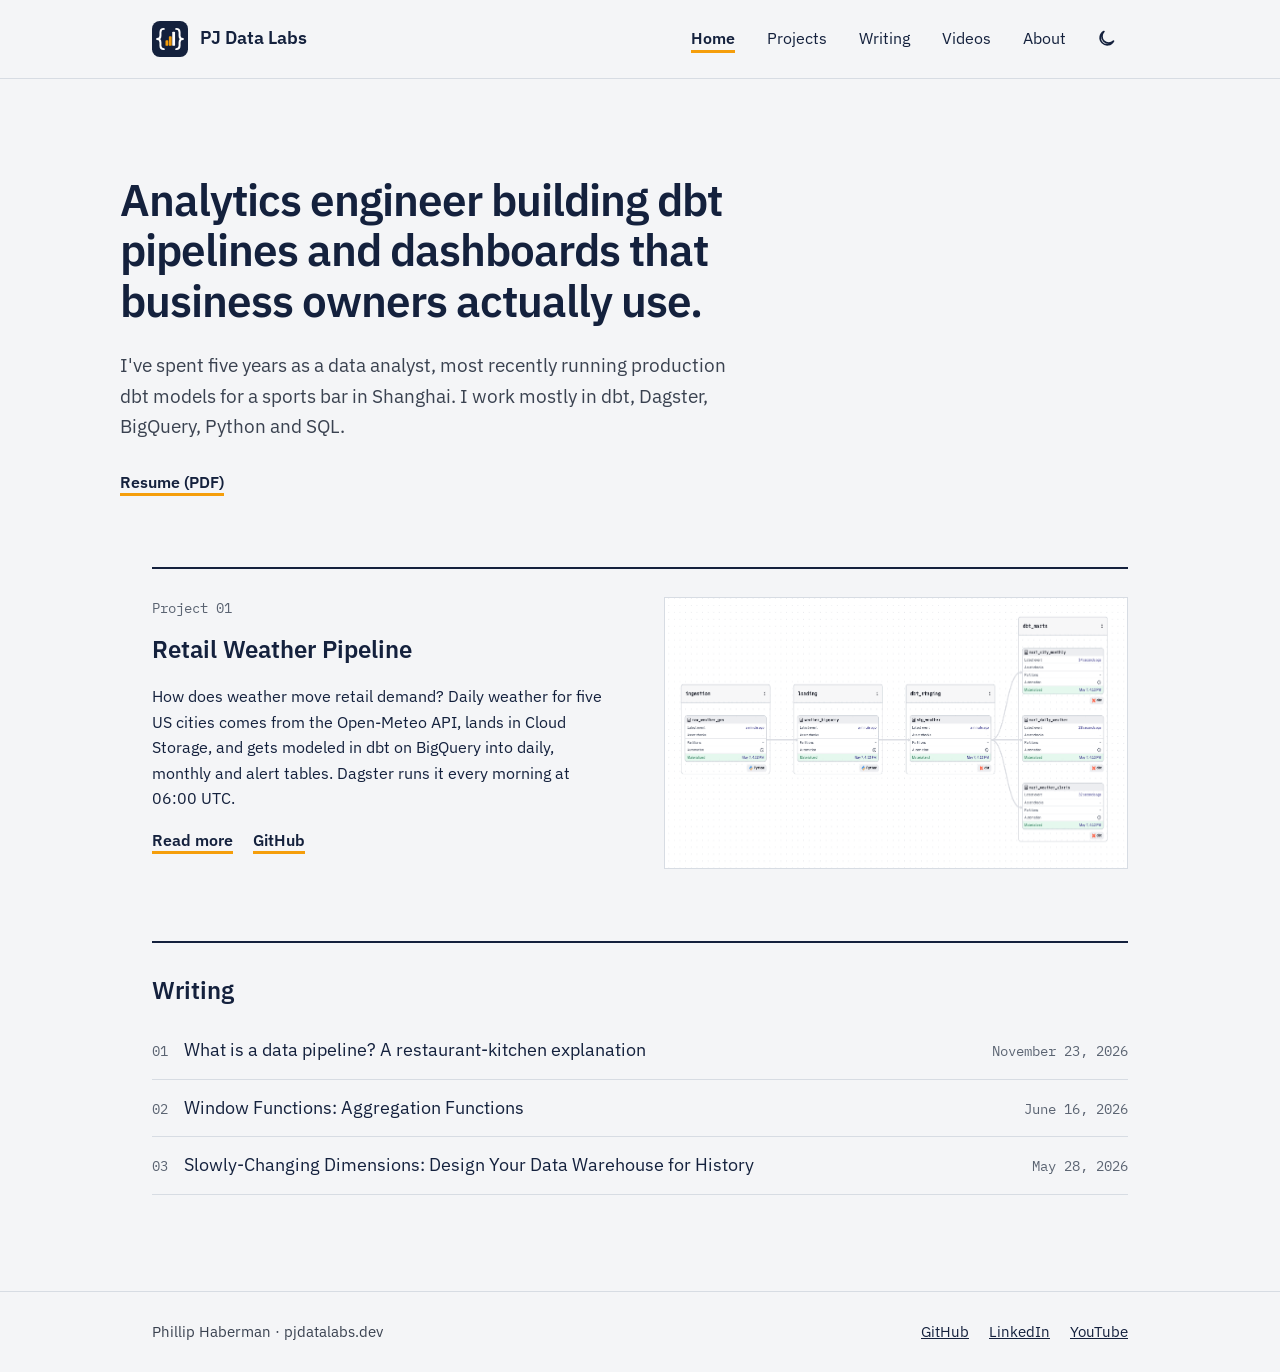
<file: index.html>
<!DOCTYPE html>
<html lang="en">
<head>
  <meta charset="utf-8">
  <meta name="viewport" content="width=device-width, initial-scale=1">
  <title>PJ Data Labs | Phillip Haberman, Analytics Engineer</title>
  <meta name="description" content="Phillip Haberman builds dbt pipelines and dashboards. Portfolio, projects and writing.">
  <link rel="icon" href="img/logo.svg" type="image/svg+xml">
  <link rel="preconnect" href="https://fonts.googleapis.com">
  <link rel="preconnect" href="https://fonts.gstatic.com" crossorigin>
  <link rel="stylesheet" href="https://fonts.googleapis.com/css2?family=IBM+Plex+Mono:wght@400;500&family=IBM+Plex+Sans:wght@400;500;600;700&display=swap">
  <link rel="stylesheet" href="css/style.css">
  <script src="js/theme.js"></script>
</head>
<body>

  <header class="site-header">
    <div class="container">
      <a class="brand" href="index.html">
        <img src="img/logo.svg" alt="" width="36" height="36">
        PJ Data Labs
      </a>
      <div class="header-tools">
      <nav class="nav" aria-label="Main">
        <a href="index.html" aria-current="page">Home</a>
        <a href="projects.html">Projects</a>
        <a href="writing.html">Writing</a>
        <a href="videos.html">Videos</a>
        <a href="about.html">About</a>
      </nav>
      <button class="theme-toggle" type="button" aria-label="Switch to dark mode">
        <svg class="icon-moon" viewBox="0 0 24 24" aria-hidden="true" fill="none" stroke="currentColor" stroke-width="2" stroke-linecap="round" stroke-linejoin="round"><path d="M21 14.5A8.5 8.5 0 1 1 9.5 3 7 7 0 0 0 21 14.5z"/></svg>
        <svg class="icon-sun" viewBox="0 0 24 24" aria-hidden="true" fill="none" stroke="currentColor" stroke-width="2" stroke-linecap="round"><circle cx="12" cy="12" r="4"/><path d="M12 2v2M12 20v2M4.9 4.9l1.4 1.4M17.7 17.7l1.4 1.4M2 12h2M20 12h2M4.9 19.1l1.4-1.4M17.7 6.3l1.4-1.4"/></svg>
      </button>
      </div>
    </div>
  </header>

  <main>
    <section class="hero container">
      <h1>Analytics engineer building dbt pipelines and dashboards that business owners actually use.</h1>
      <p class="lead">I've spent five years as a data analyst, most recently running production dbt models for a sports bar in Shanghai. I work mostly in dbt, Dagster, BigQuery, Python and SQL.</p>
      <a class="link-accent" href="my_resume.pdf" download="my_resume.pdf">Resume (PDF)</a>
    </section>

    <div class="container">
      <section class="section">
        <div class="project">
          <div>
            <p class="label">Project 01</p>
            <h2>Retail Weather Pipeline</h2>
            <p>How does weather move retail demand? Daily weather for five US cities comes from the Open-Meteo API, lands in Cloud Storage, and gets modeled in dbt on BigQuery into daily, monthly and alert tables. Dagster runs it every morning at 06:00 UTC.</p>
            <p>
              <a class="link-accent" href="projects.html">Read more</a>
              &nbsp;&nbsp;&nbsp;
              <a class="link-accent" href="https://github.com/phaberman/retail-weather-pipeline">GitHub</a>
            </p>
          </div>
          <img class="screenshot" src="img/dagster-lineage.png" alt="Dagster asset graph for the Retail Weather Pipeline, from the API call through the dbt marts">
        </div>
      </section>

      <section class="section">
        <h2>Writing</h2>
        <ul class="post-list">
          <li><a href="posts/what-is-a-data-pipeline.html"><span>What is a data pipeline? A restaurant-kitchen explanation</span><time datetime="2026-11-23">November 23, 2026</time></a></li>
          <li><a href="posts/window-functions-aggregation.html"><span>Window Functions: Aggregation Functions</span><time datetime="2026-06-16">June 16, 2026</time></a></li>
          <li><a href="posts/slowly-changing-dimensions.html"><span>Slowly-Changing Dimensions: Design Your Data Warehouse for History</span><time datetime="2026-05-28">May 28, 2026</time></a></li>
        </ul>
      </section>
    </div>
  </main>

  <footer class="site-footer">
    <div class="container">
      <span>Phillip Haberman · pjdatalabs.dev</span>
      <ul>
        <li><a href="https://github.com/phaberman" target="_blank" rel="noopener noreferrer">GitHub</a></li>
        <li><a href="https://www.linkedin.com/in/phillip-haberman/" target="_blank" rel="noopener noreferrer">LinkedIn</a></li>
        <li><a href="https://www.youtube.com/@pj_data_labs" target="_blank" rel="noopener noreferrer">YouTube</a></li>
      </ul>
    </div>
  </footer>

</body>
</html>
</file>
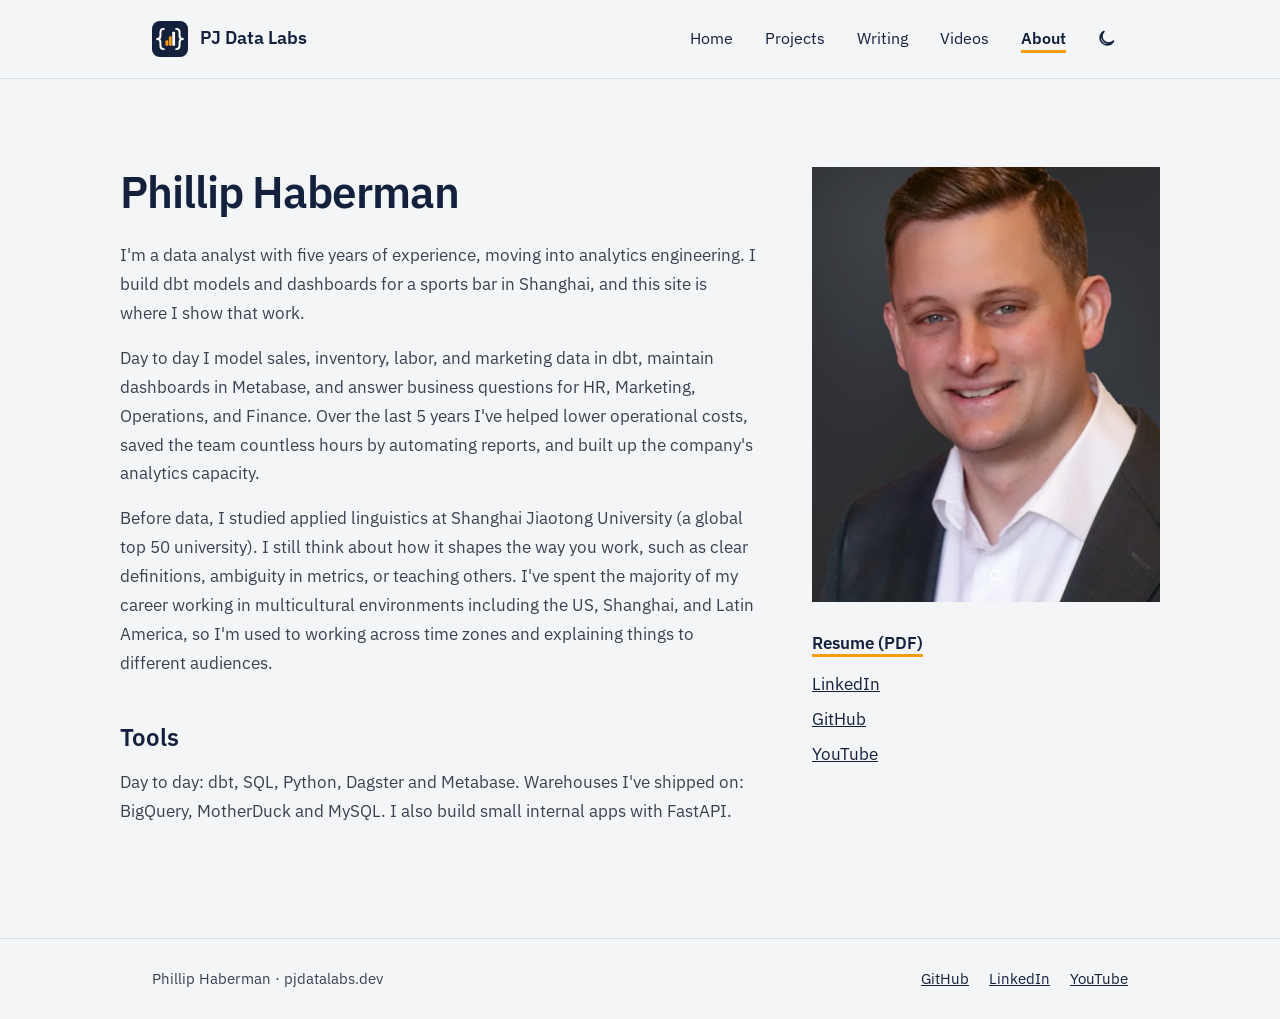
<file: about.html>
<!DOCTYPE html>
<html lang="en">
<head>
  <meta charset="utf-8">
  <meta name="viewport" content="width=device-width, initial-scale=1">
  <title>About | PJ Data Labs</title>
  <meta name="description" content="Phillip Haberman is a data analyst moving into analytics engineering. Resume and contact details.">
  <link rel="icon" href="img/logo.svg" type="image/svg+xml">
  <link rel="preconnect" href="https://fonts.googleapis.com">
  <link rel="preconnect" href="https://fonts.gstatic.com" crossorigin>
  <link rel="stylesheet" href="https://fonts.googleapis.com/css2?family=IBM+Plex+Mono:wght@400;500&family=IBM+Plex+Sans:wght@400;500;600;700&display=swap">
  <link rel="stylesheet" href="css/style.css">
  <script src="js/theme.js"></script>
</head>
<body>

  <header class="site-header">
    <div class="container">
      <a class="brand" href="index.html">
        <img src="img/logo.svg" alt="" width="36" height="36">
        PJ Data Labs
      </a>
      <div class="header-tools">
      <nav class="nav" aria-label="Main">
        <a href="index.html">Home</a>
        <a href="projects.html">Projects</a>
        <a href="writing.html">Writing</a>
        <a href="videos.html">Videos</a>
        <a href="about.html" aria-current="page">About</a>
      </nav>
      <button class="theme-toggle" type="button" aria-label="Switch to dark mode">
        <svg class="icon-moon" viewBox="0 0 24 24" aria-hidden="true" fill="none" stroke="currentColor" stroke-width="2" stroke-linecap="round" stroke-linejoin="round"><path d="M21 14.5A8.5 8.5 0 1 1 9.5 3 7 7 0 0 0 21 14.5z"/></svg>
        <svg class="icon-sun" viewBox="0 0 24 24" aria-hidden="true" fill="none" stroke="currentColor" stroke-width="2" stroke-linecap="round"><circle cx="12" cy="12" r="4"/><path d="M12 2v2M12 20v2M4.9 4.9l1.4 1.4M17.7 17.7l1.4 1.4M2 12h2M20 12h2M4.9 19.1l1.4-1.4M17.7 6.3l1.4-1.4"/></svg>
      </button>
      </div>
    </div>
  </header>

  <main>
    <div class="page container">
      <div class="columns">
        <div class="main prose">
          <h1>Phillip Haberman</h1>
          <p>I'm a data analyst with five years of experience, moving into analytics engineering. I build dbt models and dashboards for a sports bar in Shanghai, and this site is where I show that work.</p>
          <p>Day to day I model sales, inventory, labor, and marketing data in dbt, maintain dashboards in Metabase, and answer business questions for HR, Marketing, Operations, and Finance. Over the last 5 years I've helped lower operational costs, saved the team countless hours by automating reports, and built up the company's analytics capacity.</p>
          <p>Before data, I studied applied linguistics at Shanghai Jiaotong University (a global top 50 university). I still think about how it shapes the way you work, such as clear definitions, ambiguity in metrics, or teaching others. I've spent the majority of my career working in multicultural environments including the US, Shanghai, and Latin America, so I'm used to working across time zones and explaining things to different audiences.</p>

          <h2>Tools</h2>
          <p>Day to day: dbt, SQL, Python, Dagster and Metabase. Warehouses I've shipped on: BigQuery, MotherDuck and MySQL. I also build small internal apps with FastAPI.</p>
        </div>

        <aside>
          <img class="portrait" src="img/headshot.jpg" alt="Phillip Haberman">
          <ul class="contact">
            <li><a class="link-accent" href="my_resume.pdf" download="my_resume.pdf">Resume (PDF)</a></li>
            <li><a href="https://www.linkedin.com/in/phillip-haberman/" target="_blank" rel="noopener noreferrer">LinkedIn</a></li>
            <li><a href="https://github.com/phaberman" target="_blank" rel="noopener noreferrer">GitHub</a></li>
            <li><a href="https://www.youtube.com/@pj_data_labs" target="_blank" rel="noopener noreferrer">YouTube</a></li>
          </ul>
        </aside>
      </div>
    </div>
  </main>

  <footer class="site-footer">
    <div class="container">
      <span>Phillip Haberman · pjdatalabs.dev</span>
      <ul>
        <li><a href="https://github.com/phaberman" target="_blank" rel="noopener noreferrer">GitHub</a></li>
        <li><a href="https://www.linkedin.com/in/phillip-haberman/" target="_blank" rel="noopener noreferrer">LinkedIn</a></li>
        <li><a href="https://www.youtube.com/@pj_data_labs" target="_blank" rel="noopener noreferrer">YouTube</a></li>
      </ul>
    </div>
  </footer>

</body>
</html>
</file>
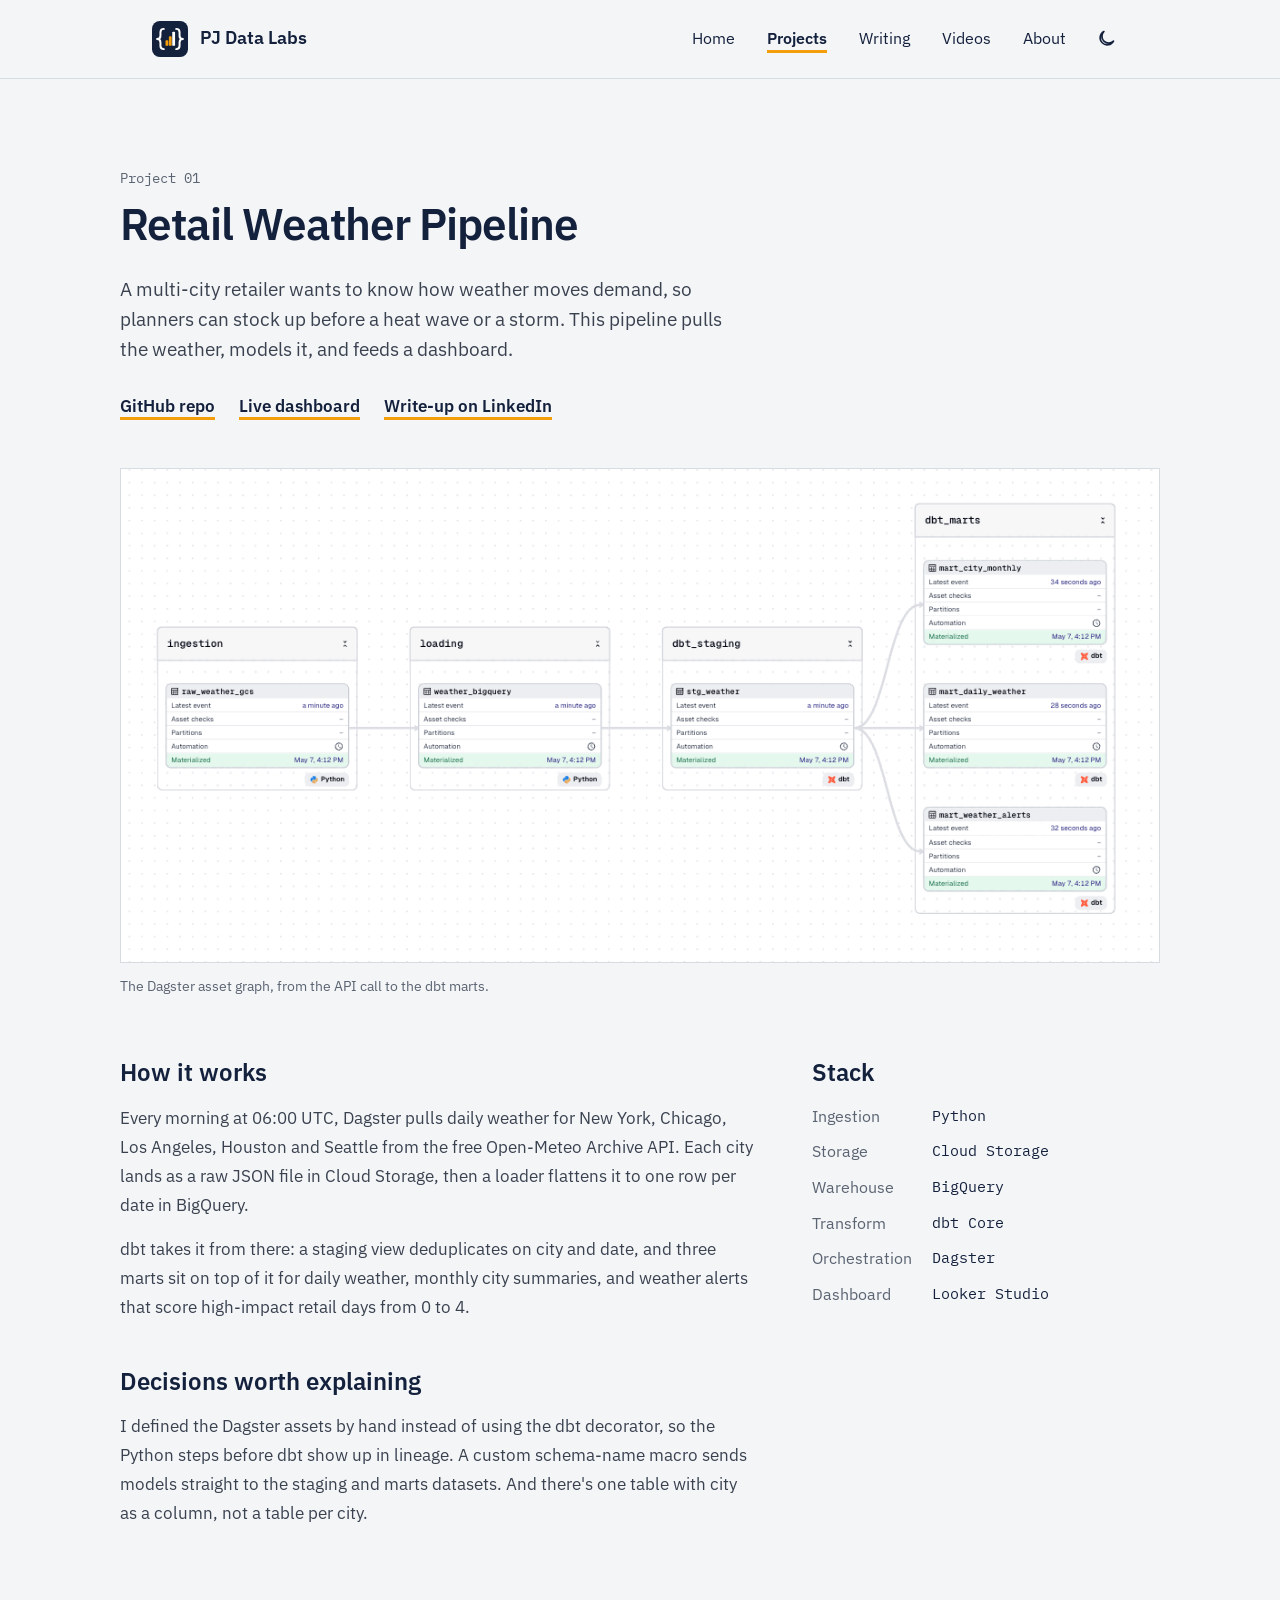
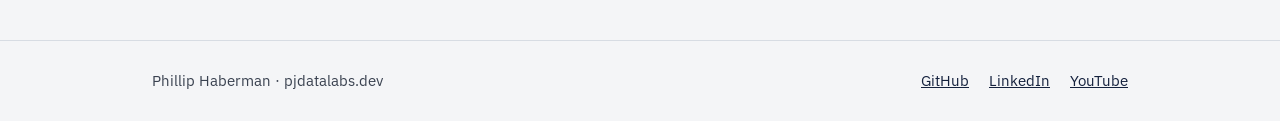
<file: projects.html>
<!DOCTYPE html>
<html lang="en">
<head>
  <meta charset="utf-8">
  <meta name="viewport" content="width=device-width, initial-scale=1">
  <title>Projects | PJ Data Labs</title>
  <meta name="description" content="Retail Weather Pipeline: a dbt, Dagster and BigQuery pipeline that models how weather moves retail demand.">
  <link rel="icon" href="img/logo.svg" type="image/svg+xml">
  <link rel="preconnect" href="https://fonts.googleapis.com">
  <link rel="preconnect" href="https://fonts.gstatic.com" crossorigin>
  <link rel="stylesheet" href="https://fonts.googleapis.com/css2?family=IBM+Plex+Mono:wght@400;500&family=IBM+Plex+Sans:wght@400;500;600;700&display=swap">
  <link rel="stylesheet" href="css/style.css">
  <script src="js/theme.js"></script>
</head>
<body>

  <header class="site-header">
    <div class="container">
      <a class="brand" href="index.html">
        <img src="img/logo.svg" alt="" width="36" height="36">
        PJ Data Labs
      </a>
      <div class="header-tools">
      <nav class="nav" aria-label="Main">
        <a href="index.html">Home</a>
        <a href="projects.html" aria-current="page">Projects</a>
        <a href="writing.html">Writing</a>
        <a href="videos.html">Videos</a>
        <a href="about.html">About</a>
      </nav>
      <button class="theme-toggle" type="button" aria-label="Switch to dark mode">
        <svg class="icon-moon" viewBox="0 0 24 24" aria-hidden="true" fill="none" stroke="currentColor" stroke-width="2" stroke-linecap="round" stroke-linejoin="round"><path d="M21 14.5A8.5 8.5 0 1 1 9.5 3 7 7 0 0 0 21 14.5z"/></svg>
        <svg class="icon-sun" viewBox="0 0 24 24" aria-hidden="true" fill="none" stroke="currentColor" stroke-width="2" stroke-linecap="round"><circle cx="12" cy="12" r="4"/><path d="M12 2v2M12 20v2M4.9 4.9l1.4 1.4M17.7 17.7l1.4 1.4M2 12h2M20 12h2M4.9 19.1l1.4-1.4M17.7 6.3l1.4-1.4"/></svg>
      </button>
      </div>
    </div>
  </header>

  <main>
    <article class="page container">
      <p class="label">Project 01</p>
      <h1>Retail Weather Pipeline</h1>
      <p class="lead">A multi-city retailer wants to know how weather moves demand, so planners can stock up before a heat wave or a storm. This pipeline pulls the weather, models it, and feeds a dashboard.</p>
      <p class="actions">
        <a class="link-accent" href="https://github.com/phaberman/retail-weather-pipeline" target="_blank" rel="noopener noreferrer">GitHub repo</a>
        <a class="link-accent" href="https://datastudio.google.com/reporting/dfe232e5-a51a-4d86-bcd0-42ad2e845942" target="_blank" rel="noopener noreferrer">Live dashboard</a>
        <a class="link-accent" href="https://www.linkedin.com/pulse/building-production-style-elt-pipeline-dagster-dbt-gcp-haberman-uhkrc/" target="_blank" rel="noopener noreferrer">Write-up on LinkedIn</a>
      </p>
      <img class="screenshot" src="img/dagster-lineage.png" alt="Dagster asset graph for the Retail Weather Pipeline, from the API call through the dbt marts">
      <p class="caption">The Dagster asset graph, from the API call to the dbt marts.</p>

      <div class="columns">
        <div class="main prose">
          <h2>How it works</h2>
          <p>Every morning at 06:00 UTC, Dagster pulls daily weather for New York, Chicago, Los Angeles, Houston and Seattle from the free Open-Meteo Archive API. Each city lands as a raw JSON file in Cloud Storage, then a loader flattens it to one row per date in BigQuery.</p>
          <p>dbt takes it from there: a staging view deduplicates on city and date, and three marts sit on top of it for daily weather, monthly city summaries, and weather alerts that score high-impact retail days from 0 to 4.</p>

          <h2>Decisions worth explaining</h2>
          <p>I defined the Dagster assets by hand instead of using the dbt decorator, so the Python steps before dbt show up in lineage. A custom schema-name macro sends models straight to the staging and marts datasets. And there's one table with city as a column, not a table per city.</p>
        </div>

        <aside>
          <h2>Stack</h2>
          <dl class="stack">
            <dt>Ingestion</dt><dd>Python</dd>
            <dt>Storage</dt><dd>Cloud Storage</dd>
            <dt>Warehouse</dt><dd>BigQuery</dd>
            <dt>Transform</dt><dd>dbt Core</dd>
            <dt>Orchestration</dt><dd>Dagster</dd>
            <dt>Dashboard</dt><dd>Looker Studio</dd>
          </dl>
        </aside>
      </div>
    </article>
  </main>

  <footer class="site-footer">
    <div class="container">
      <span>Phillip Haberman · pjdatalabs.dev</span>
      <ul>
        <li><a href="https://github.com/phaberman" target="_blank" rel="noopener noreferrer">GitHub</a></li>
        <li><a href="https://www.linkedin.com/in/phillip-haberman/" target="_blank" rel="noopener noreferrer">LinkedIn</a></li>
        <li><a href="https://www.youtube.com/@pj_data_labs" target="_blank" rel="noopener noreferrer">YouTube</a></li>
      </ul>
    </div>
  </footer>

</body>
</html>
</file>
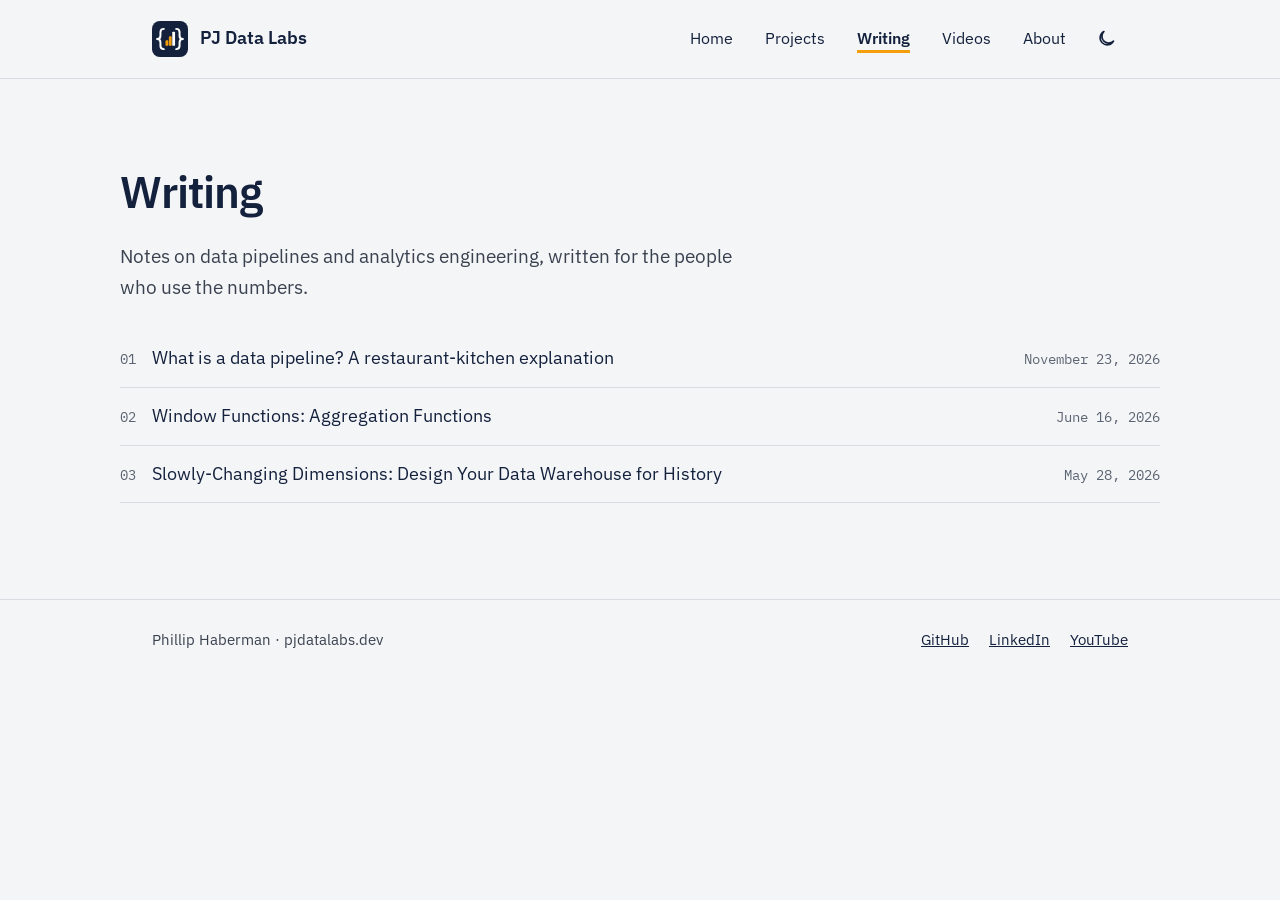
<file: writing.html>
<!DOCTYPE html>
<html lang="en">
<head>
  <meta charset="utf-8">
  <meta name="viewport" content="width=device-width, initial-scale=1">
  <title>Writing | PJ Data Labs</title>
  <meta name="description" content="Notes on data pipelines and analytics engineering, written for the people who use the numbers.">
  <link rel="icon" href="img/logo.svg" type="image/svg+xml">
  <link rel="preconnect" href="https://fonts.googleapis.com">
  <link rel="preconnect" href="https://fonts.gstatic.com" crossorigin>
  <link rel="stylesheet" href="https://fonts.googleapis.com/css2?family=IBM+Plex+Mono:wght@400;500&family=IBM+Plex+Sans:wght@400;500;600;700&display=swap">
  <link rel="stylesheet" href="css/style.css">
  <script src="js/theme.js"></script>
</head>
<body>

  <header class="site-header">
    <div class="container">
      <a class="brand" href="index.html">
        <img src="img/logo.svg" alt="" width="36" height="36">
        PJ Data Labs
      </a>
      <div class="header-tools">
      <nav class="nav" aria-label="Main">
        <a href="index.html">Home</a>
        <a href="projects.html">Projects</a>
        <a href="writing.html" aria-current="page">Writing</a>
        <a href="videos.html">Videos</a>
        <a href="about.html">About</a>
      </nav>
      <button class="theme-toggle" type="button" aria-label="Switch to dark mode">
        <svg class="icon-moon" viewBox="0 0 24 24" aria-hidden="true" fill="none" stroke="currentColor" stroke-width="2" stroke-linecap="round" stroke-linejoin="round"><path d="M21 14.5A8.5 8.5 0 1 1 9.5 3 7 7 0 0 0 21 14.5z"/></svg>
        <svg class="icon-sun" viewBox="0 0 24 24" aria-hidden="true" fill="none" stroke="currentColor" stroke-width="2" stroke-linecap="round"><circle cx="12" cy="12" r="4"/><path d="M12 2v2M12 20v2M4.9 4.9l1.4 1.4M17.7 17.7l1.4 1.4M2 12h2M20 12h2M4.9 19.1l1.4-1.4M17.7 6.3l1.4-1.4"/></svg>
      </button>
      </div>
    </div>
  </header>

  <main>
    <div class="page container">
      <h1>Writing</h1>
      <p class="lead">Notes on data pipelines and analytics engineering, written for the people who use the numbers.</p>
      <ul class="post-list">
        <li><a href="posts/what-is-a-data-pipeline.html"><span>What is a data pipeline? A restaurant-kitchen explanation</span><time datetime="2026-11-23">November 23, 2026</time></a></li>
        <li><a href="posts/window-functions-aggregation.html"><span>Window Functions: Aggregation Functions</span><time datetime="2026-06-16">June 16, 2026</time></a></li>
        <li><a href="posts/slowly-changing-dimensions.html"><span>Slowly-Changing Dimensions: Design Your Data Warehouse for History</span><time datetime="2026-05-28">May 28, 2026</time></a></li>
      </ul>
    </div>
  </main>

  <footer class="site-footer">
    <div class="container">
      <span>Phillip Haberman · pjdatalabs.dev</span>
      <ul>
        <li><a href="https://github.com/phaberman" target="_blank" rel="noopener noreferrer">GitHub</a></li>
        <li><a href="https://www.linkedin.com/in/phillip-haberman/" target="_blank" rel="noopener noreferrer">LinkedIn</a></li>
        <li><a href="https://www.youtube.com/@pj_data_labs" target="_blank" rel="noopener noreferrer">YouTube</a></li>
      </ul>
    </div>
  </footer>

</body>
</html>
</file>
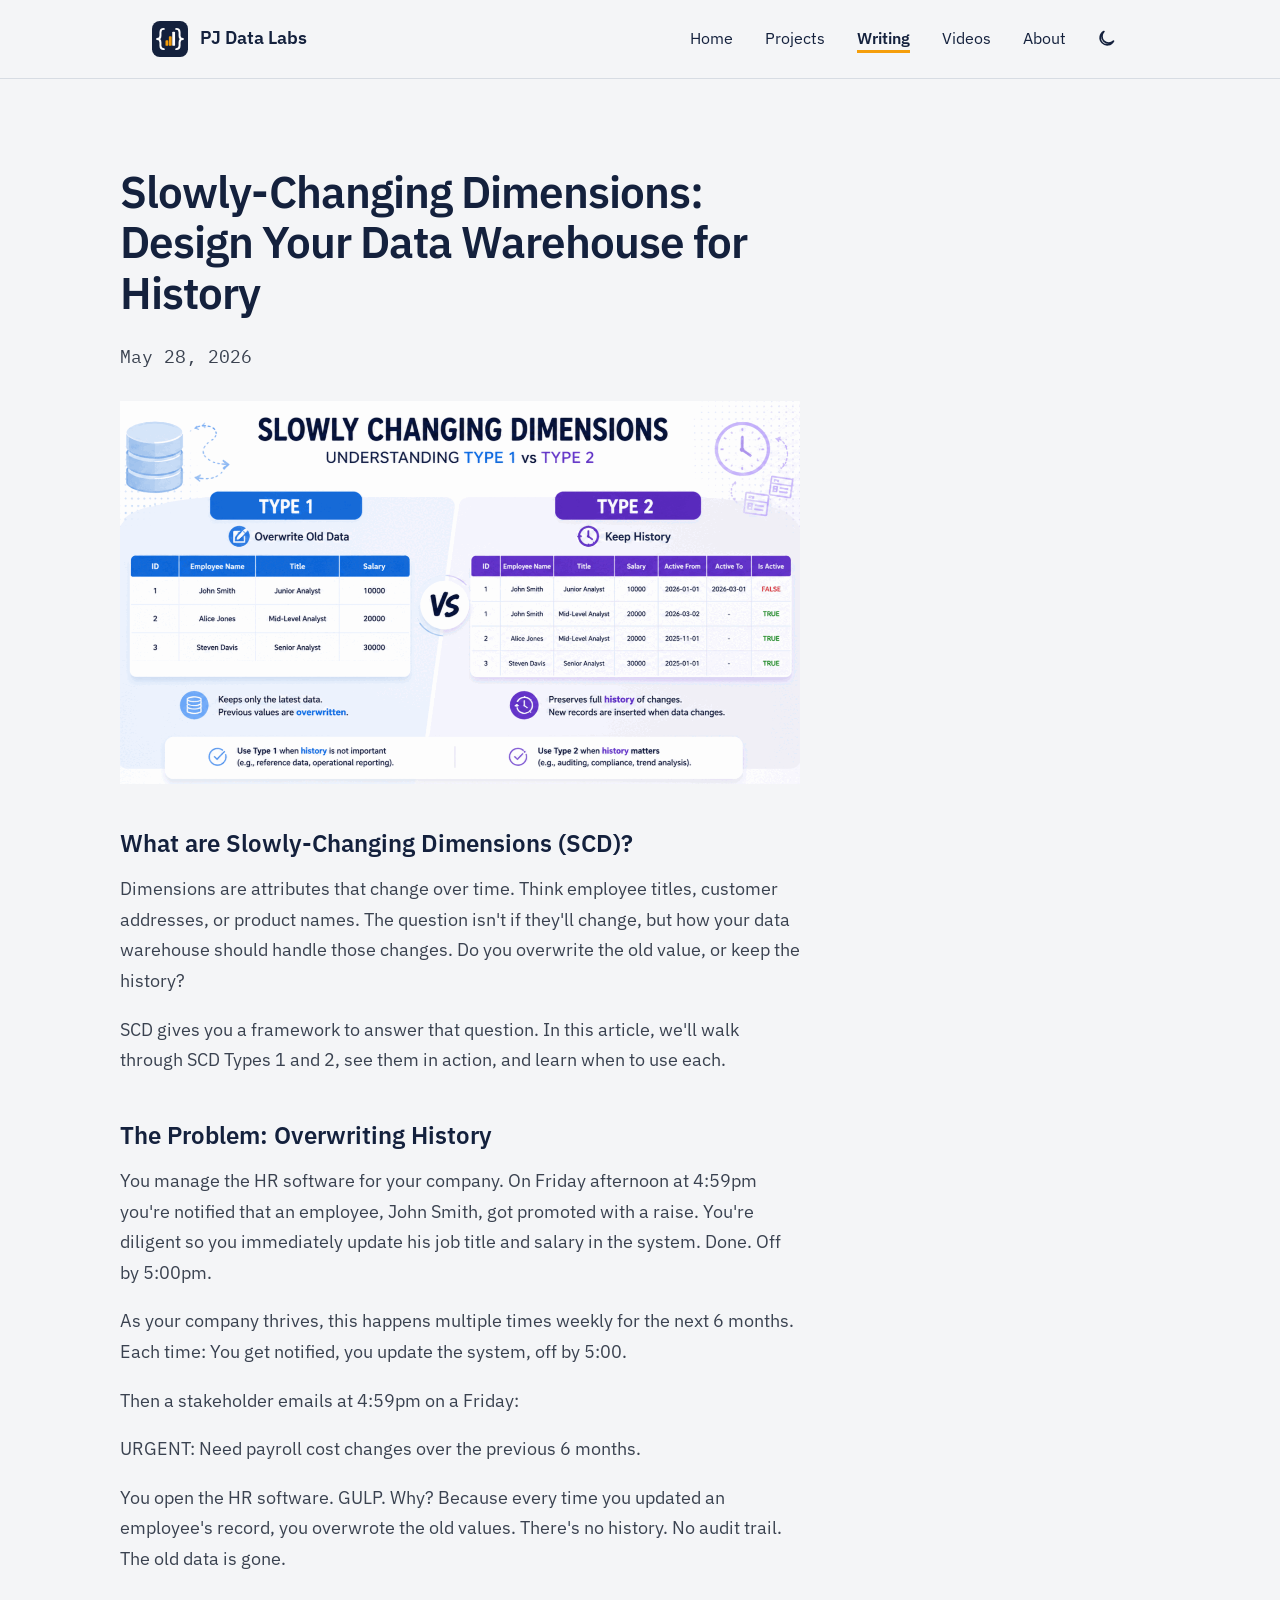
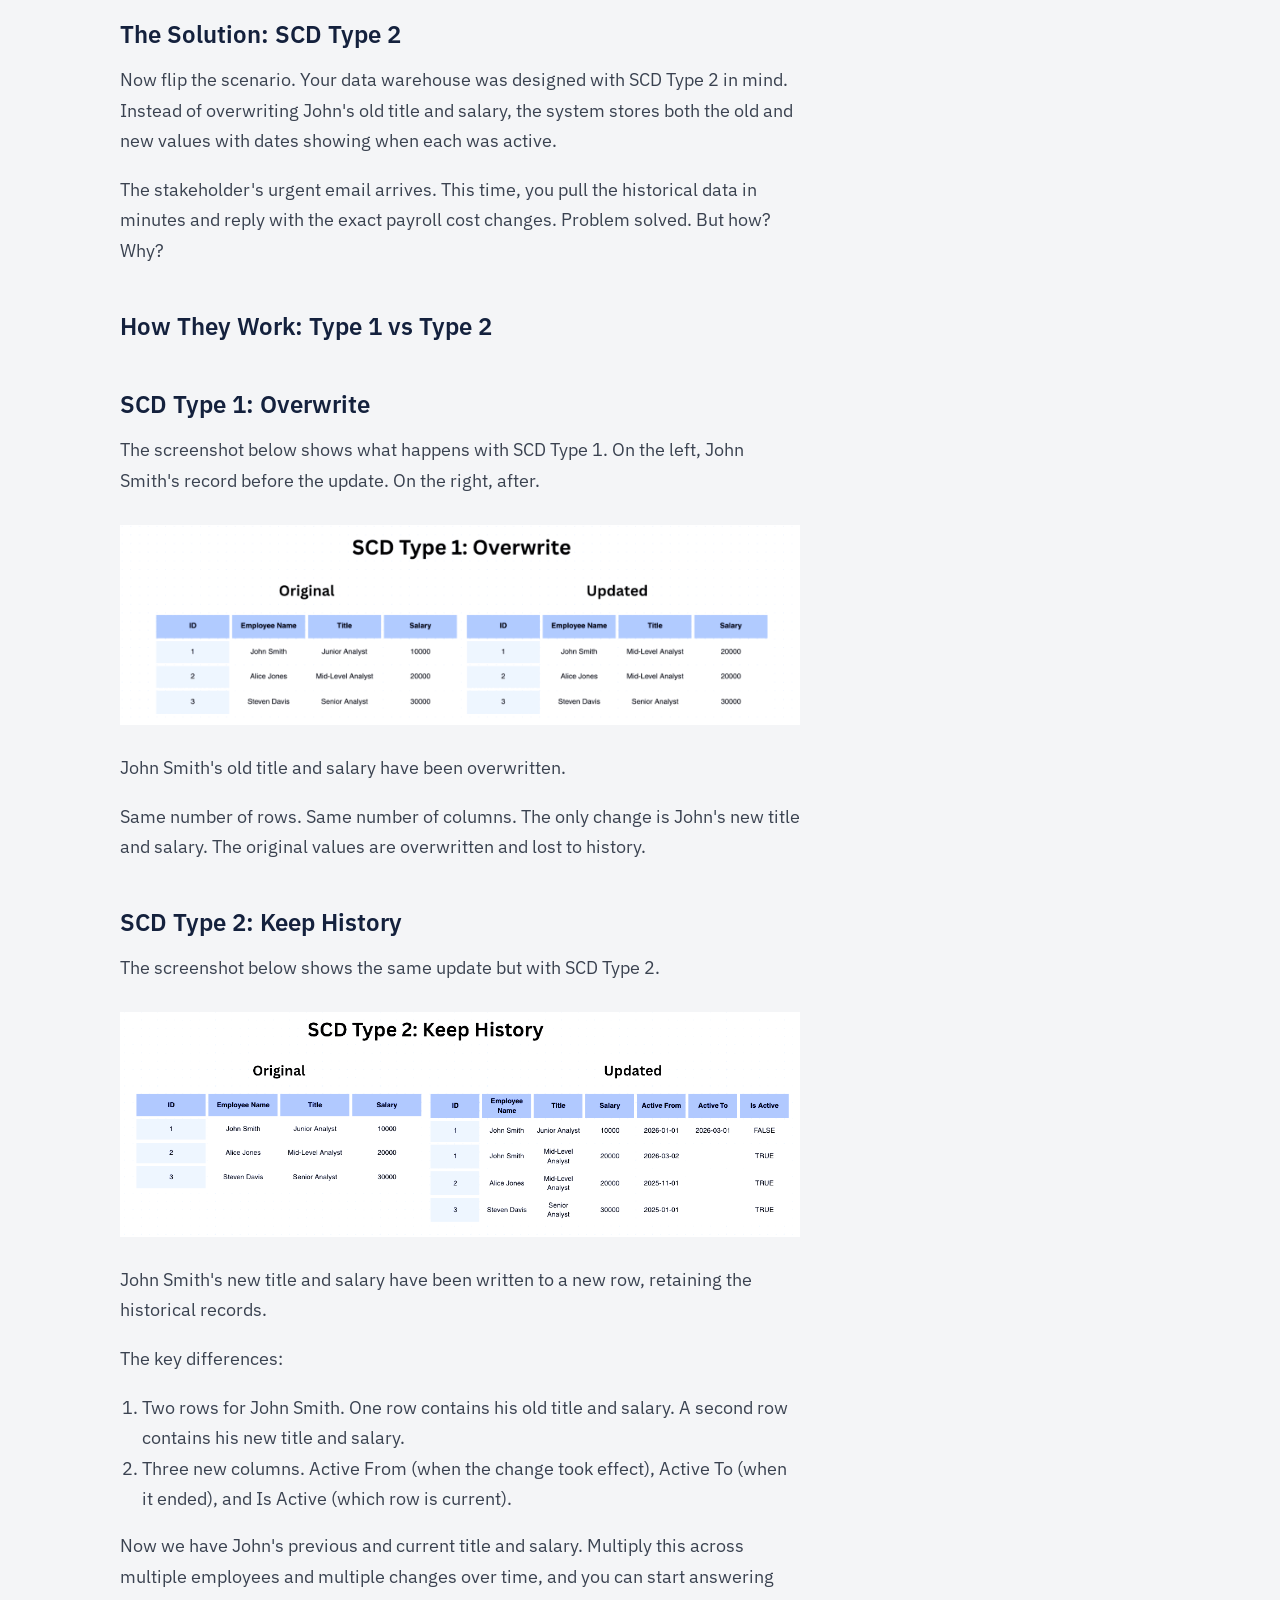
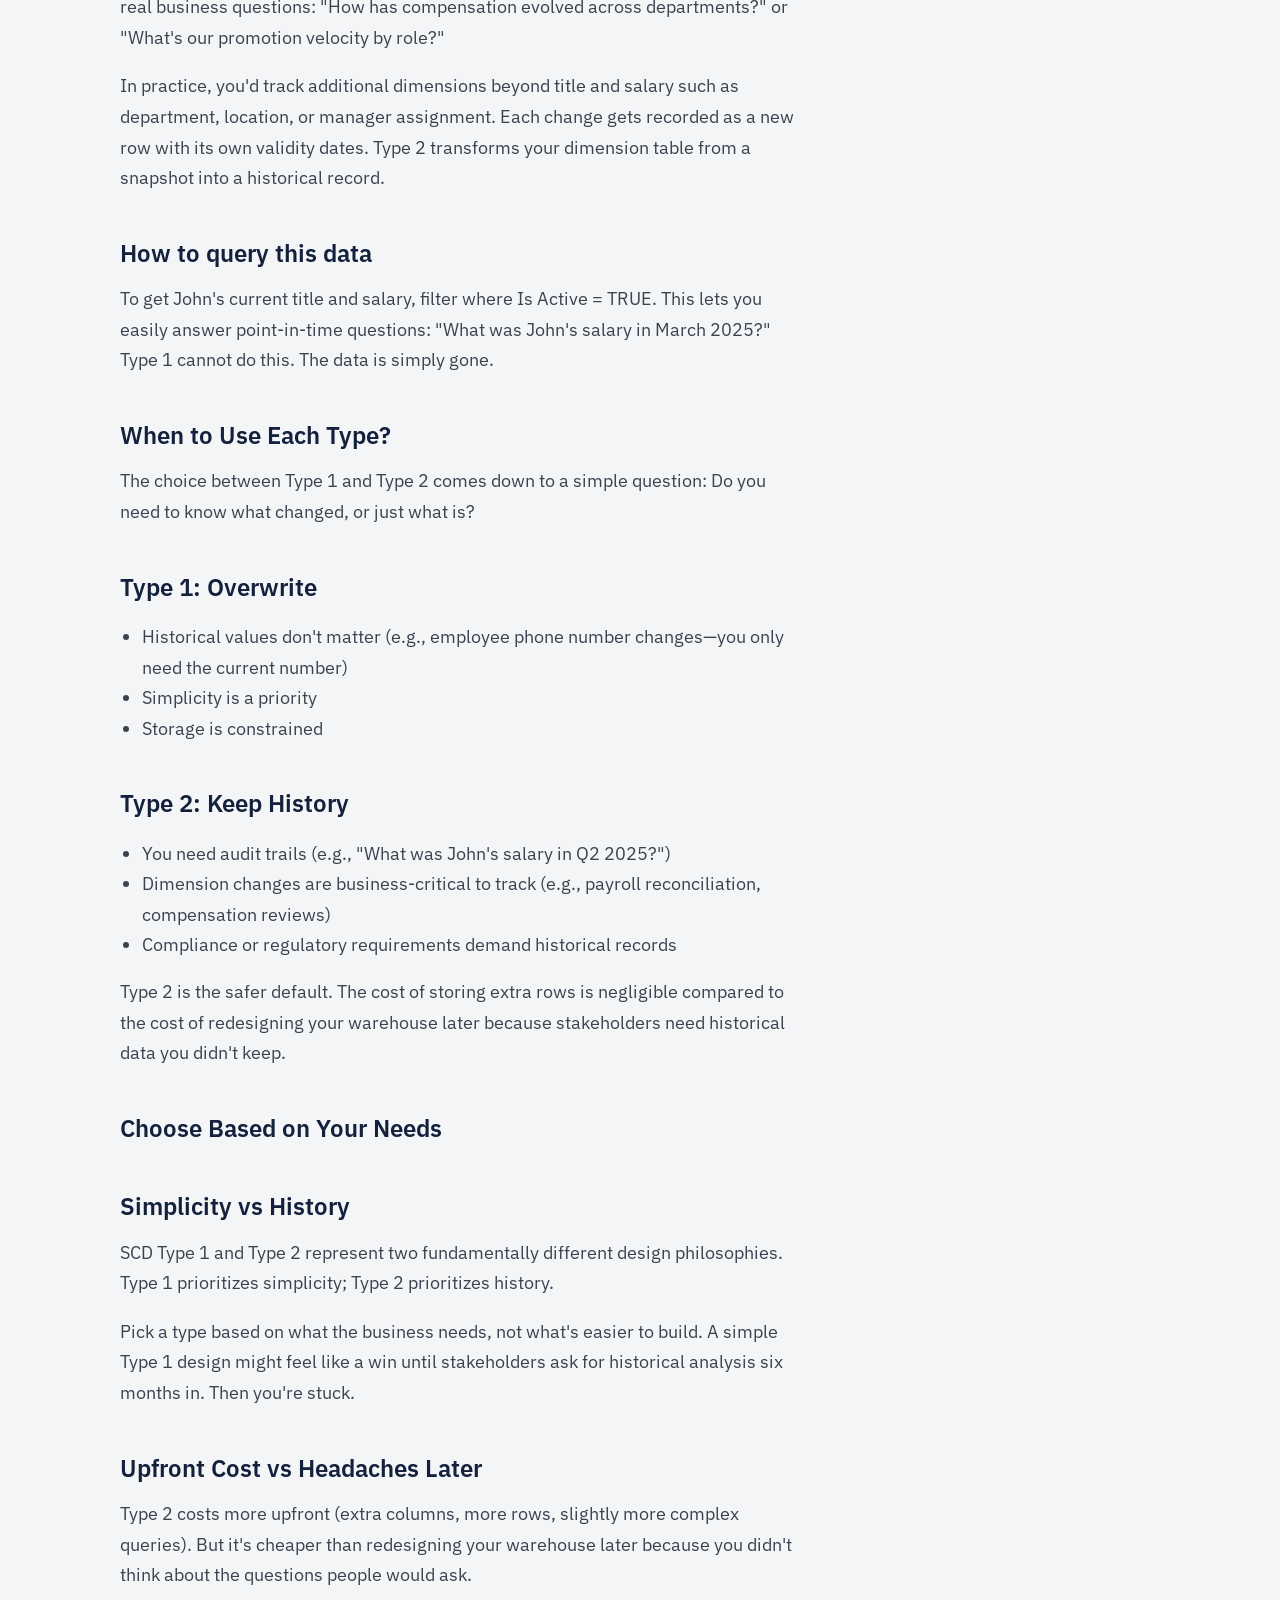
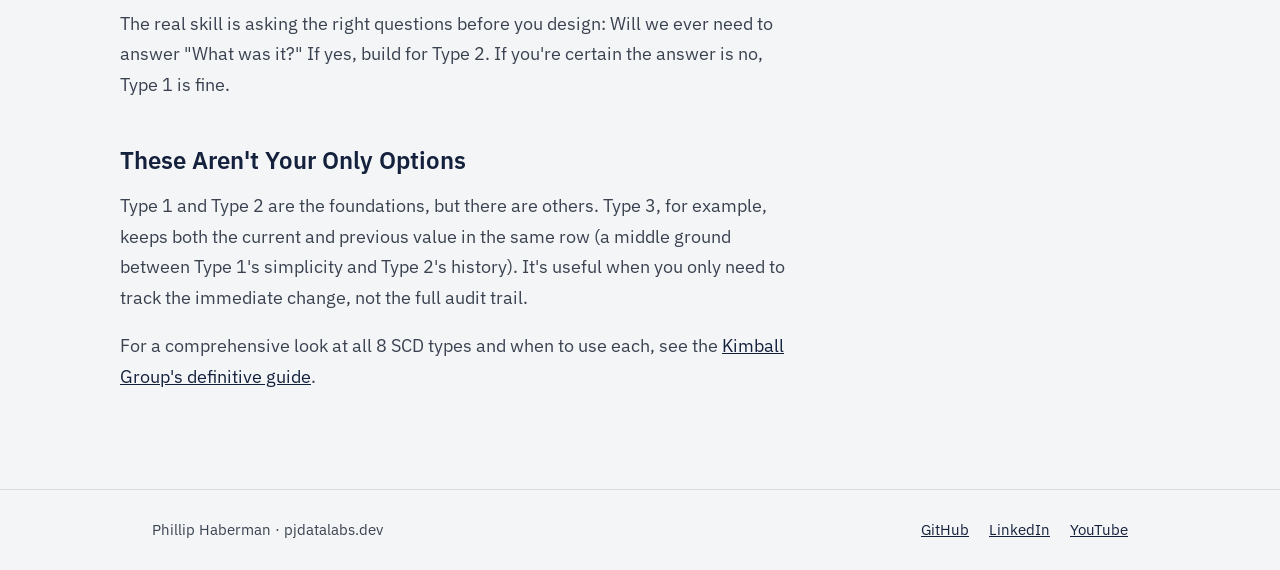
<file: posts/slowly-changing-dimensions.html>
<!DOCTYPE html>
<html lang="en">
<head>
  <meta charset="utf-8">
  <meta name="viewport" content="width=device-width, initial-scale=1">
  <title>Slowly-Changing Dimensions: Design Your Data Warehouse for History | PJ Data Labs</title>
  <meta name="description" content="SCD Type 1 overwrites old values. SCD Type 2 keeps the history. Here's when to use each.">
  <link rel="icon" href="../img/logo.svg" type="image/svg+xml">
  <link rel="preconnect" href="https://fonts.googleapis.com">
  <link rel="preconnect" href="https://fonts.gstatic.com" crossorigin>
  <link rel="stylesheet" href="https://fonts.googleapis.com/css2?family=IBM+Plex+Mono:wght@400;500&family=IBM+Plex+Sans:wght@400;500;600;700&display=swap">
  <link rel="stylesheet" href="../css/style.css">
  <script src="../js/theme.js"></script>
</head>
<body>

  <header class="site-header">
    <div class="container">
      <a class="brand" href="../index.html">
        <img src="../img/logo.svg" alt="" width="36" height="36">
        PJ Data Labs
      </a>
      <div class="header-tools">
      <nav class="nav" aria-label="Main">
        <a href="../index.html">Home</a>
        <a href="../projects.html">Projects</a>
        <a href="../writing.html" aria-current="page">Writing</a>
        <a href="../videos.html">Videos</a>
        <a href="../about.html">About</a>
      </nav>
      <button class="theme-toggle" type="button" aria-label="Switch to dark mode">
        <svg class="icon-moon" viewBox="0 0 24 24" aria-hidden="true" fill="none" stroke="currentColor" stroke-width="2" stroke-linecap="round" stroke-linejoin="round"><path d="M21 14.5A8.5 8.5 0 1 1 9.5 3 7 7 0 0 0 21 14.5z"/></svg>
        <svg class="icon-sun" viewBox="0 0 24 24" aria-hidden="true" fill="none" stroke="currentColor" stroke-width="2" stroke-linecap="round"><circle cx="12" cy="12" r="4"/><path d="M12 2v2M12 20v2M4.9 4.9l1.4 1.4M17.7 17.7l1.4 1.4M2 12h2M20 12h2M4.9 19.1l1.4-1.4M17.7 6.3l1.4-1.4"/></svg>
      </button>
      </div>
    </div>
  </header>

  <main>
    <article class="page container">
      <div class="post">
        <h1>Slowly-Changing Dimensions: Design Your Data Warehouse for History</h1>
        <p class="post-meta"><time datetime="2026-05-28">May 28, 2026</time></p>

        <img src="../img/slowly-changing-dimensions-cover.png" alt="Slowly changing dimensions: Type 1 overwrites old data, Type 2 keeps history.">

        <h2>What are Slowly-Changing Dimensions (SCD)?</h2>
        <p>Dimensions are attributes that change over time. Think employee titles, customer addresses, or product names. The question isn't if they'll change, but how your data warehouse should handle those changes. Do you overwrite the old value, or keep the history?</p>
        <p>SCD gives you a framework to answer that question. In this article, we'll walk through SCD Types 1 and 2, see them in action, and learn when to use each.</p>

        <h2>The Problem: Overwriting History</h2>
        <p>You manage the HR software for your company. On Friday afternoon at 4:59pm you're notified that an employee, John Smith, got promoted with a raise. You're diligent so you immediately update his job title and salary in the system. Done. Off by 5:00pm.</p>
        <p>As your company thrives, this happens multiple times weekly for the next 6 months. Each time: You get notified, you update the system, off by 5:00.</p>
        <p>Then a stakeholder emails at 4:59pm on a Friday:</p>
        <p>URGENT: Need payroll cost changes over the previous 6 months.</p>
        <p>You open the HR software. GULP. Why? Because every time you updated an employee's record, you overwrote the old values. There's no history. No audit trail. The old data is gone.</p>

        <h2>The Solution: SCD Type 2</h2>
        <p>Now flip the scenario. Your data warehouse was designed with SCD Type 2 in mind. Instead of overwriting John's old title and salary, the system stores both the old and new values with dates showing when each was active.</p>
        <p>The stakeholder's urgent email arrives. This time, you pull the historical data in minutes and reply with the exact payroll cost changes. Problem solved. But how? Why?</p>

        <h2>How They Work: Type 1 vs Type 2</h2>

        <h2>SCD Type 1: Overwrite</h2>
        <p>The screenshot below shows what happens with SCD Type 1. On the left, John Smith's record before the update. On the right, after.</p>
        <img src="../img/slowly-changing-dimensions-type-1.png" alt="SCD Type 1: John Smith's original title and salary are overwritten with Mid-Level Analyst and 20000.">
        <p>John Smith's old title and salary have been overwritten.</p>
        <p>Same number of rows. Same number of columns. The only change is John's new title and salary. The original values are overwritten and lost to history.</p>

        <h2>SCD Type 2: Keep History</h2>
        <p>The screenshot below shows the same update but with SCD Type 2.</p>
        <img src="../img/slowly-changing-dimensions-type-2.png" alt="SCD Type 2: John Smith's old row is kept inactive, and a new active row stores his new title and salary.">
        <p>John Smith's new title and salary have been written to a new row, retaining the historical records.</p>
        <p>The key differences:</p>
        <ol>
          <li>Two rows for John Smith. One row contains his old title and salary. A second row contains his new title and salary.</li>
          <li>Three new columns. Active From (when the change took effect), Active To (when it ended), and Is Active (which row is current).</li>
        </ol>
        <p>Now we have John's previous and current title and salary. Multiply this across multiple employees and multiple changes over time, and you can start answering real business questions: "How has compensation evolved across departments?" or "What's our promotion velocity by role?"</p>
        <p>In practice, you'd track additional dimensions beyond title and salary such as department, location, or manager assignment. Each change gets recorded as a new row with its own validity dates. Type 2 transforms your dimension table from a snapshot into a historical record.</p>

        <h2>How to query this data</h2>
        <p>To get John's current title and salary, filter where Is Active = TRUE. This lets you easily answer point-in-time questions: "What was John's salary in March 2025?" Type 1 cannot do this. The data is simply gone.</p>

        <h2>When to Use Each Type?</h2>
        <p>The choice between Type 1 and Type 2 comes down to a simple question: Do you need to know what changed, or just what is?</p>

        <h2>Type 1: Overwrite</h2>
        <ul>
          <li>Historical values don't matter (e.g., employee phone number changes—you only need the current number)</li>
          <li>Simplicity is a priority</li>
          <li>Storage is constrained</li>
        </ul>

        <h2>Type 2: Keep History</h2>
        <ul>
          <li>You need audit trails (e.g., "What was John's salary in Q2 2025?")</li>
          <li>Dimension changes are business-critical to track (e.g., payroll reconciliation, compensation reviews)</li>
          <li>Compliance or regulatory requirements demand historical records</li>
        </ul>
        <p>Type 2 is the safer default. The cost of storing extra rows is negligible compared to the cost of redesigning your warehouse later because stakeholders need historical data you didn't keep.</p>

        <h2>Choose Based on Your Needs</h2>

        <h2>Simplicity vs History</h2>
        <p>SCD Type 1 and Type 2 represent two fundamentally different design philosophies. Type 1 prioritizes simplicity; Type 2 prioritizes history.</p>
        <p>Pick a type based on what the business needs, not what's easier to build. A simple Type 1 design might feel like a win until stakeholders ask for historical analysis six months in. Then you're stuck.</p>

        <h2>Upfront Cost vs Headaches Later</h2>
        <p>Type 2 costs more upfront (extra columns, more rows, slightly more complex queries). But it's cheaper than redesigning your warehouse later because you didn't think about the questions people would ask.</p>
        <p>The real skill is asking the right questions before you design: Will we ever need to answer "What was it?" If yes, build for Type 2. If you're certain the answer is no, Type 1 is fine.</p>

        <h2>These Aren't Your Only Options</h2>
        <p>Type 1 and Type 2 are the foundations, but there are others. Type 3, for example, keeps both the current and previous value in the same row (a middle ground between Type 1's simplicity and Type 2's history). It's useful when you only need to track the immediate change, not the full audit trail.</p>
        <p>For a comprehensive look at all 8 SCD types and when to use each, see the <a href="https://www.kimballgroup.com/wp-content/uploads/2013/08/2013.09-Kimball-Dimensional-Modeling-Techniques11.pdf" target="_blank" rel="noopener noreferrer">Kimball Group's definitive guide</a>.</p>
      </div>
    </article>
  </main>

  <footer class="site-footer">
    <div class="container">
      <span>Phillip Haberman · pjdatalabs.dev</span>
      <ul>
        <li><a href="https://github.com/phaberman" target="_blank" rel="noopener noreferrer">GitHub</a></li>
        <li><a href="https://www.linkedin.com/in/phillip-haberman/" target="_blank" rel="noopener noreferrer">LinkedIn</a></li>
        <li><a href="https://www.youtube.com/@pj_data_labs" target="_blank" rel="noopener noreferrer">YouTube</a></li>
      </ul>
    </div>
  </footer>

</body>
</html>
</file>
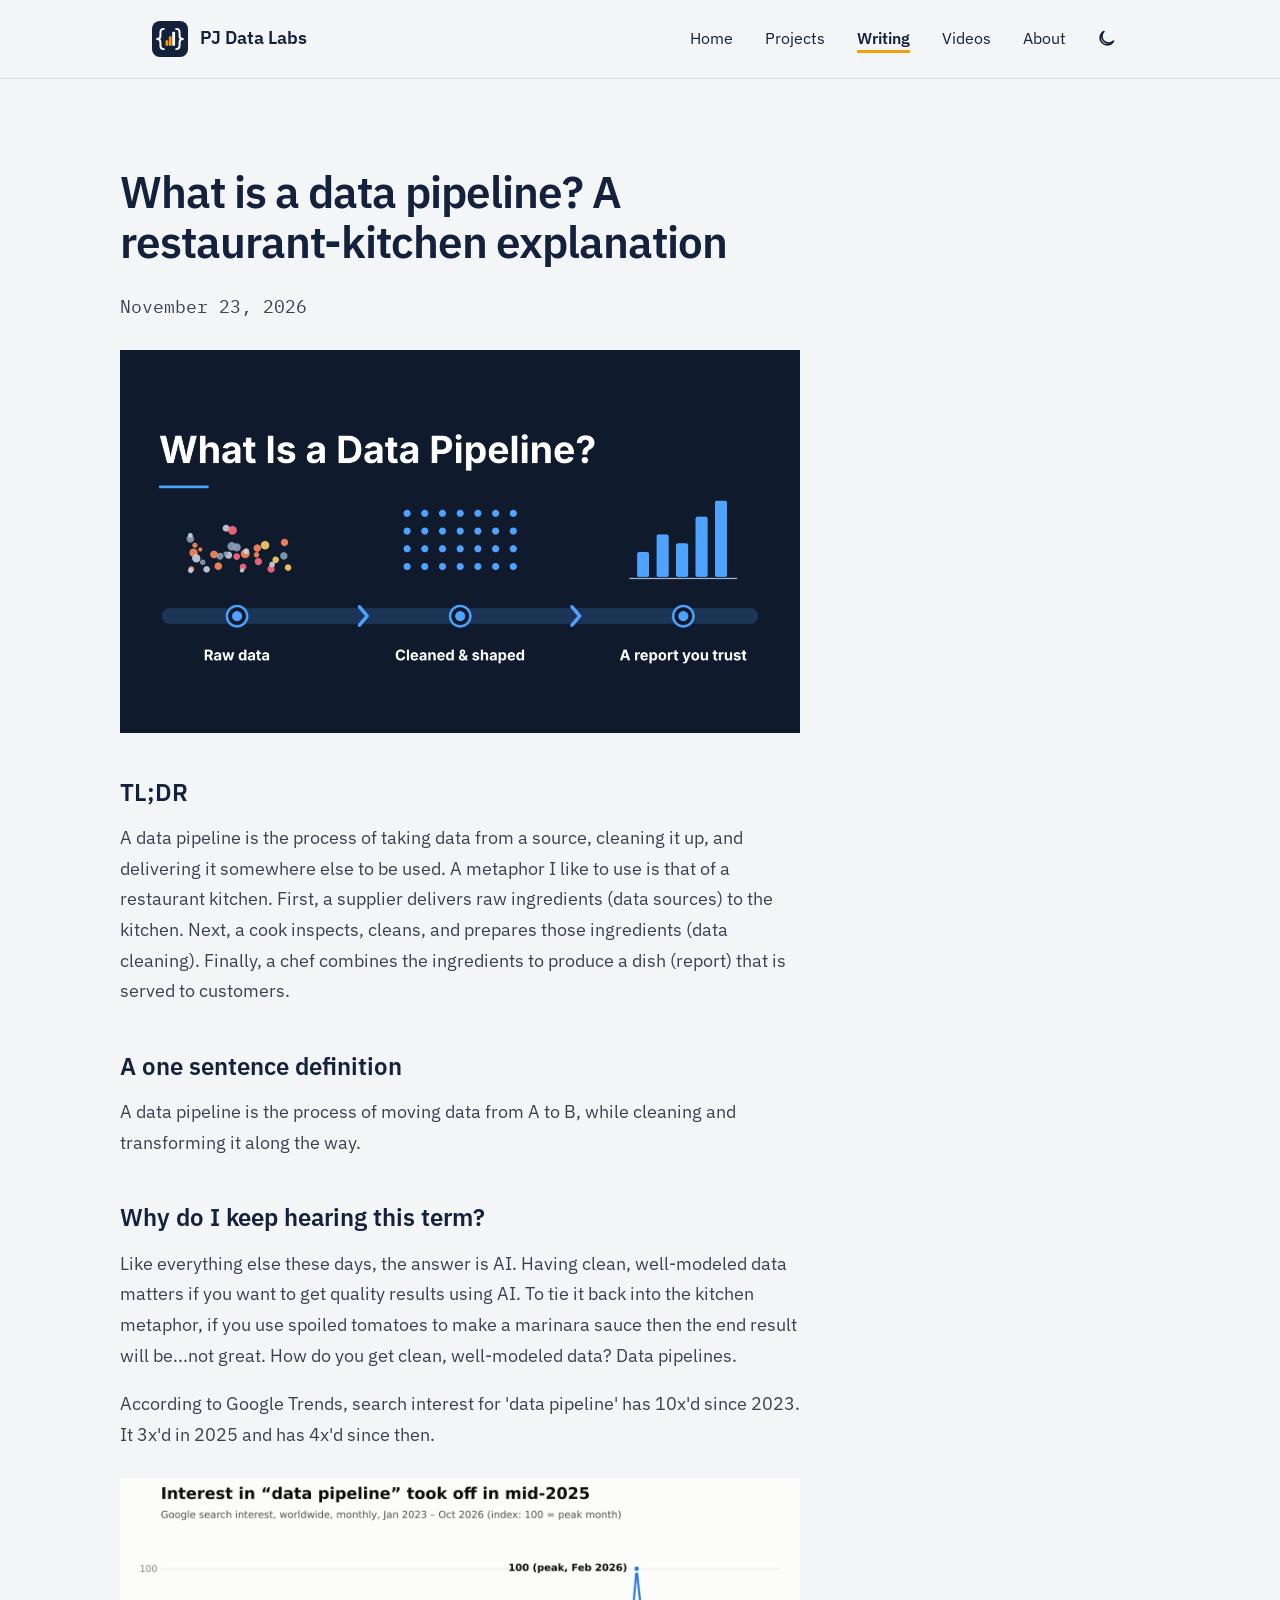
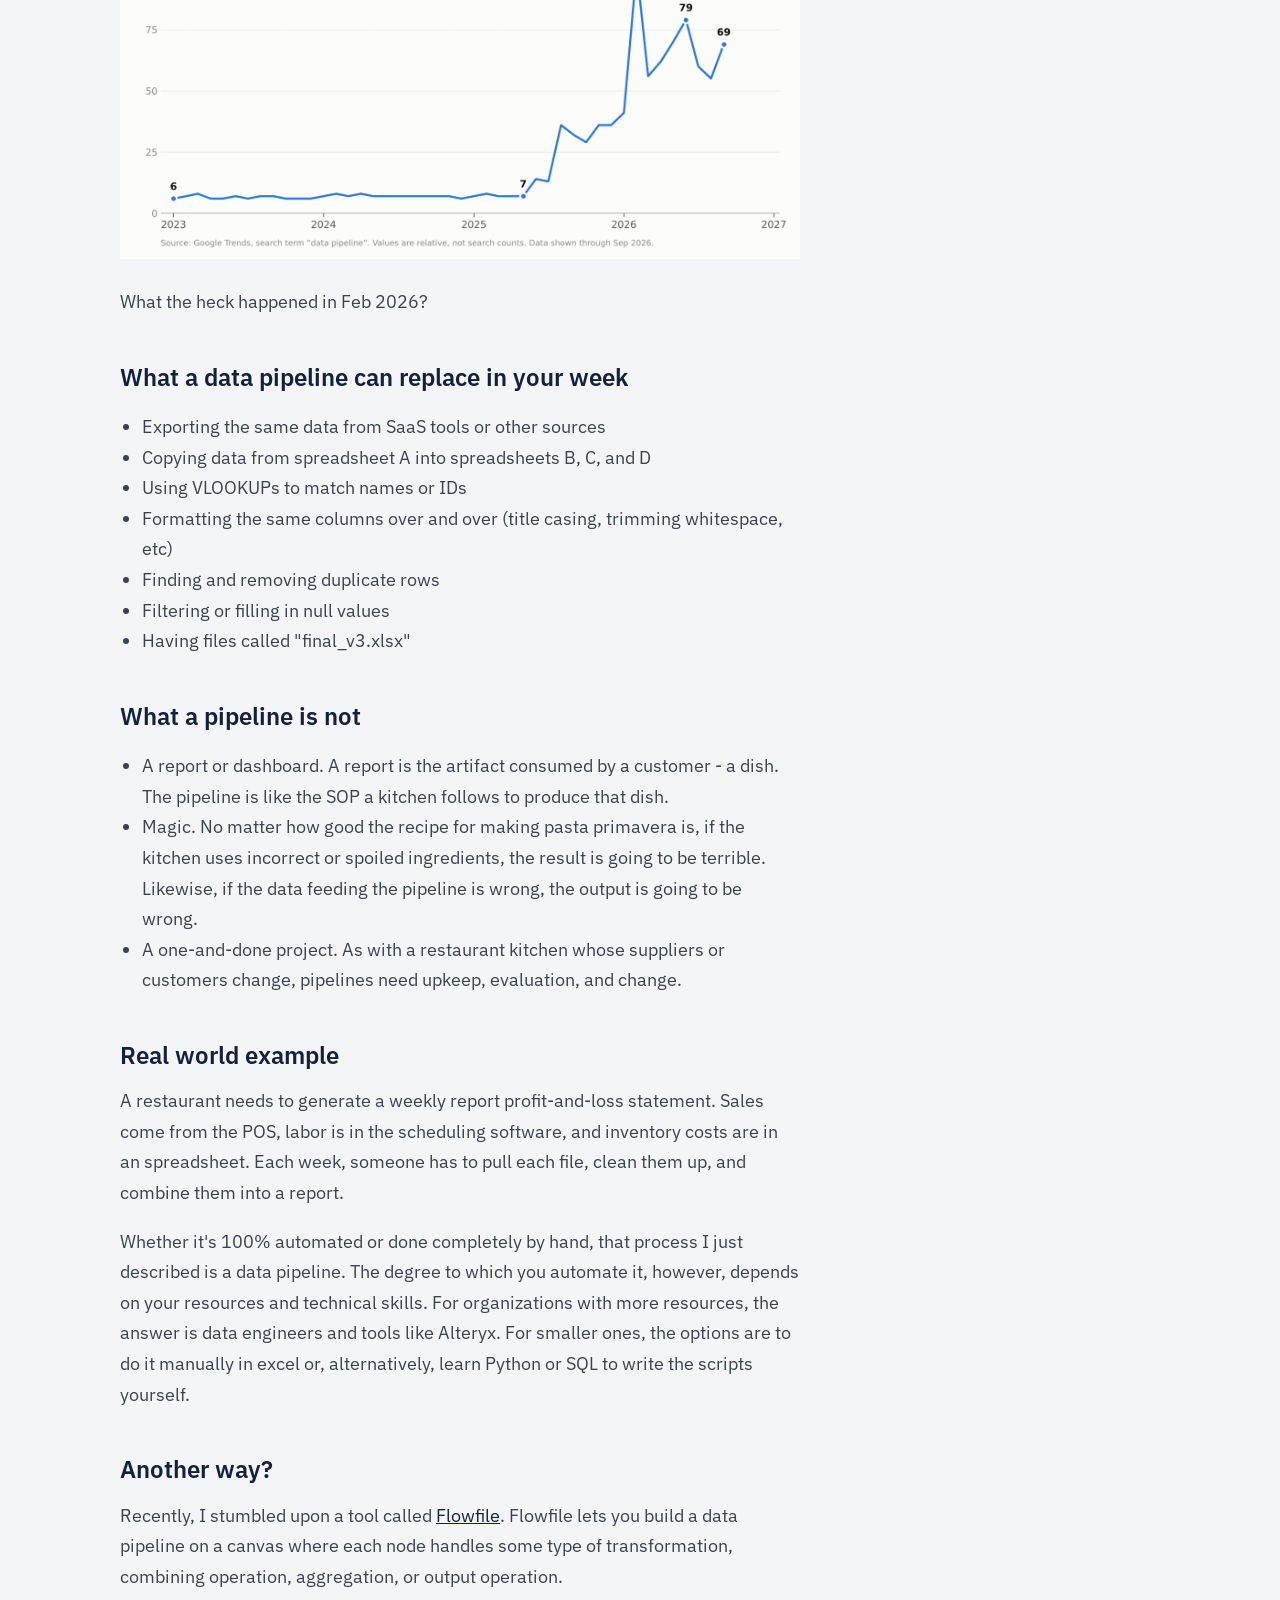
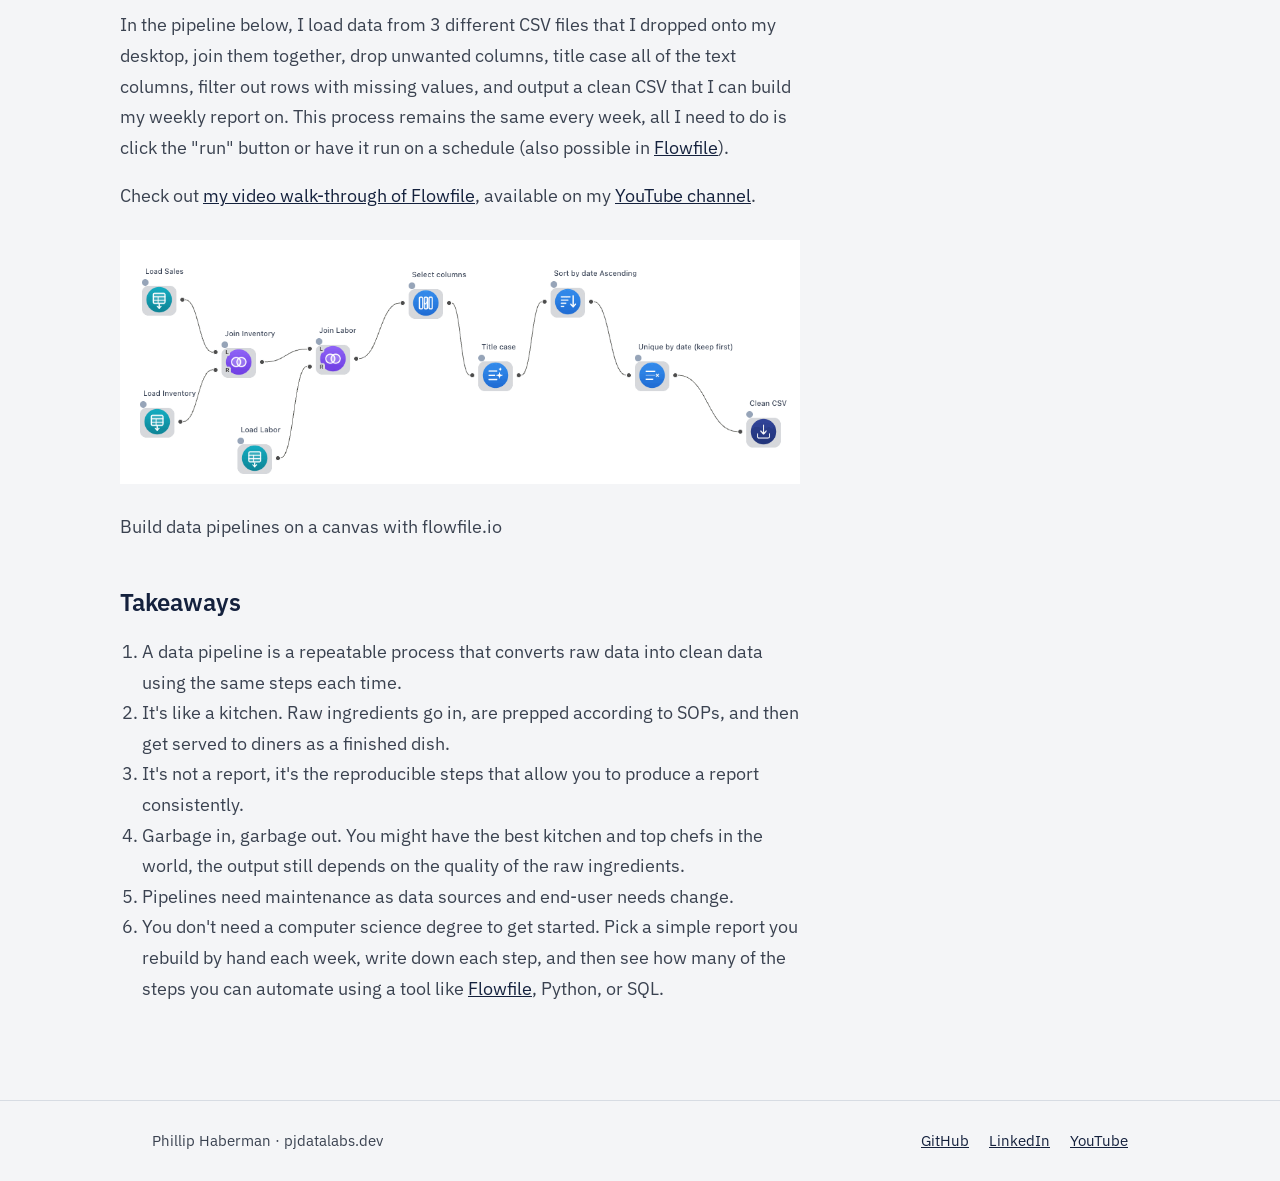
<file: posts/what-is-a-data-pipeline.html>
<!DOCTYPE html>
<html lang="en">
<head>
  <meta charset="utf-8">
  <meta name="viewport" content="width=device-width, initial-scale=1">
  <title>What is a data pipeline? A restaurant-kitchen explanation | PJ Data Labs</title>
  <meta name="description" content="A data pipeline moves data from A to B, cleaning and transforming it along the way.">
  <link rel="icon" href="../img/logo.svg" type="image/svg+xml">
  <link rel="preconnect" href="https://fonts.googleapis.com">
  <link rel="preconnect" href="https://fonts.gstatic.com" crossorigin>
  <link rel="stylesheet" href="https://fonts.googleapis.com/css2?family=IBM+Plex+Mono:wght@400;500&family=IBM+Plex+Sans:wght@400;500;600;700&display=swap">
  <link rel="stylesheet" href="../css/style.css">
  <script src="../js/theme.js"></script>
</head>
<body>

  <header class="site-header">
    <div class="container">
      <a class="brand" href="../index.html">
        <img src="../img/logo.svg" alt="" width="36" height="36">
        PJ Data Labs
      </a>
      <div class="header-tools">
      <nav class="nav" aria-label="Main">
        <a href="../index.html">Home</a>
        <a href="../projects.html">Projects</a>
        <a href="../writing.html" aria-current="page">Writing</a>
        <a href="../videos.html">Videos</a>
        <a href="../about.html">About</a>
      </nav>
      <button class="theme-toggle" type="button" aria-label="Switch to dark mode">
        <svg class="icon-moon" viewBox="0 0 24 24" aria-hidden="true" fill="none" stroke="currentColor" stroke-width="2" stroke-linecap="round" stroke-linejoin="round"><path d="M21 14.5A8.5 8.5 0 1 1 9.5 3 7 7 0 0 0 21 14.5z"/></svg>
        <svg class="icon-sun" viewBox="0 0 24 24" aria-hidden="true" fill="none" stroke="currentColor" stroke-width="2" stroke-linecap="round"><circle cx="12" cy="12" r="4"/><path d="M12 2v2M12 20v2M4.9 4.9l1.4 1.4M17.7 17.7l1.4 1.4M2 12h2M20 12h2M4.9 19.1l1.4-1.4M17.7 6.3l1.4-1.4"/></svg>
      </button>
      </div>
    </div>
  </header>

  <main>
    <article class="page container">
      <div class="post">
        <h1>What is a data pipeline? A restaurant-kitchen explanation</h1>
        <p class="post-meta"><time datetime="2026-11-23">November 23, 2026</time></p>

        <img src="../img/what-is-a-data-pipeline-cover.png" alt="What is a data pipeline? Raw data is cleaned and shaped into a report you trust.">

        <h2>TL;DR</h2>
        <p>A data pipeline is the process of taking data from a source, cleaning it up, and delivering it somewhere else to be used. A metaphor I like to use is that of a restaurant kitchen. First, a supplier delivers raw ingredients (data sources) to the kitchen. Next, a cook inspects, cleans, and prepares those ingredients (data cleaning). Finally, a chef combines the ingredients to produce a dish (report) that is served to customers.</p>

        <h2>A one sentence definition</h2>
        <p>A data pipeline is the process of moving data from A to B, while cleaning and transforming it along the way.</p>

        <h2>Why do I keep hearing this term?</h2>
        <p>Like everything else these days, the answer is AI. Having clean, well-modeled data matters if you want to get quality results using AI. To tie it back into the kitchen metaphor, if you use spoiled tomatoes to make a marinara sauce then the end result will be...not great. How do you get clean, well-modeled data? Data pipelines.</p>
        <p>According to Google Trends, search interest for 'data pipeline' has 10x'd since 2023. It 3x'd in 2025 and has 4x'd since then.</p>
        <img src="../img/what-is-a-data-pipeline-trends.png" alt="Google search interest for data pipeline, January 2023 to October 2026. Interest stays near 6 until 2025, then peaks at 100 in February 2026.">
        <p>What the heck happened in Feb 2026?</p>

        <h2>What a data pipeline can replace in your week</h2>
        <ul>
          <li>Exporting the same data from SaaS tools or other sources</li>
          <li>Copying data from spreadsheet A into spreadsheets B, C, and D</li>
          <li>Using VLOOKUPs to match names or IDs</li>
          <li>Formatting the same columns over and over (title casing, trimming whitespace, etc)</li>
          <li>Finding and removing duplicate rows</li>
          <li>Filtering or filling in null values</li>
          <li>Having files called "final_v3.xlsx"</li>
        </ul>

        <h2>What a pipeline is not</h2>
        <ul>
          <li>A report or dashboard. A report is the artifact consumed by a customer - a dish. The pipeline is like the SOP a kitchen follows to produce that dish.</li>
          <li>Magic. No matter how good the recipe for making pasta primavera is, if the kitchen uses incorrect or spoiled ingredients, the result is going to be terrible. Likewise, if the data feeding the pipeline is wrong, the output is going to be wrong.</li>
          <li>A one-and-done project. As with a restaurant kitchen whose suppliers or customers change, pipelines need upkeep, evaluation, and change.</li>
        </ul>

        <h2>Real world example</h2>
        <p>A restaurant needs to generate a weekly report profit-and-loss statement. Sales come from the POS, labor is in the scheduling software, and inventory costs are in an spreadsheet. Each week, someone has to pull each file, clean them up, and combine them into a report.</p>
        <p>Whether it's 100% automated or done completely by hand, that process I just described is a data pipeline. The degree to which you automate it, however, depends on your resources and technical skills. For organizations with more resources, the answer is data engineers and tools like Alteryx. For smaller ones, the options are to do it manually in excel or, alternatively, learn Python or SQL to write the scripts yourself.</p>

        <h2>Another way?</h2>
        <p>Recently, I stumbled upon a tool called <a href="https://flowfile.io/" target="_blank" rel="noopener noreferrer">Flowfile</a>. Flowfile lets you build a data pipeline on a canvas where each node handles some type of transformation, combining operation, aggregation, or output operation.</p>
        <p>In the pipeline below, I load data from 3 different CSV files that I dropped onto my desktop, join them together, drop unwanted columns, title case all of the text columns, filter out rows with missing values, and output a clean CSV that I can build my weekly report on. This process remains the same every week, all I need to do is click the "run" button or have it run on a schedule (also possible in <a href="https://flowfile.io/" target="_blank" rel="noopener noreferrer">Flowfile</a>).</p>
        <p>Check out <a href="https://youtu.be/VN2N1pdzS4k" target="_blank" rel="noopener noreferrer">my video walk-through of Flowfile</a>, available on my <a href="https://www.youtube.com/@pj_data_labs" target="_blank" rel="noopener noreferrer">YouTube channel</a>.</p>
        <img src="../img/what-is-a-data-pipeline-flowfile.png" alt="A Flowfile canvas that loads sales, inventory, and labor, joins them, cleans the columns, and writes a CSV.">
        <p>Build data pipelines on a canvas with flowfile.io</p>

        <h2>Takeaways</h2>
        <ol>
          <li>A data pipeline is a repeatable process that converts raw data into clean data using the same steps each time.</li>
          <li>It's like a kitchen. Raw ingredients go in, are prepped according to SOPs, and then get served to diners as a finished dish.</li>
          <li>It's not a report, it's the reproducible steps that allow you to produce a report consistently.</li>
          <li>Garbage in, garbage out. You might have the best kitchen and top chefs in the world, the output still depends on the quality of the raw ingredients.</li>
          <li>Pipelines need maintenance as data sources and end-user needs change.</li>
          <li>You don't need a computer science degree to get started. Pick a simple report you rebuild by hand each week, write down each step, and then see how many of the steps you can automate using a tool like <a href="https://flowfile.io/" target="_blank" rel="noopener noreferrer">Flowfile</a>, Python, or SQL.</li>
        </ol>
      </div>
    </article>
  </main>

  <footer class="site-footer">
    <div class="container">
      <span>Phillip Haberman · pjdatalabs.dev</span>
      <ul>
        <li><a href="https://github.com/phaberman" target="_blank" rel="noopener noreferrer">GitHub</a></li>
        <li><a href="https://www.linkedin.com/in/phillip-haberman/" target="_blank" rel="noopener noreferrer">LinkedIn</a></li>
        <li><a href="https://www.youtube.com/@pj_data_labs" target="_blank" rel="noopener noreferrer">YouTube</a></li>
      </ul>
    </div>
  </footer>

</body>
</html>
</file>
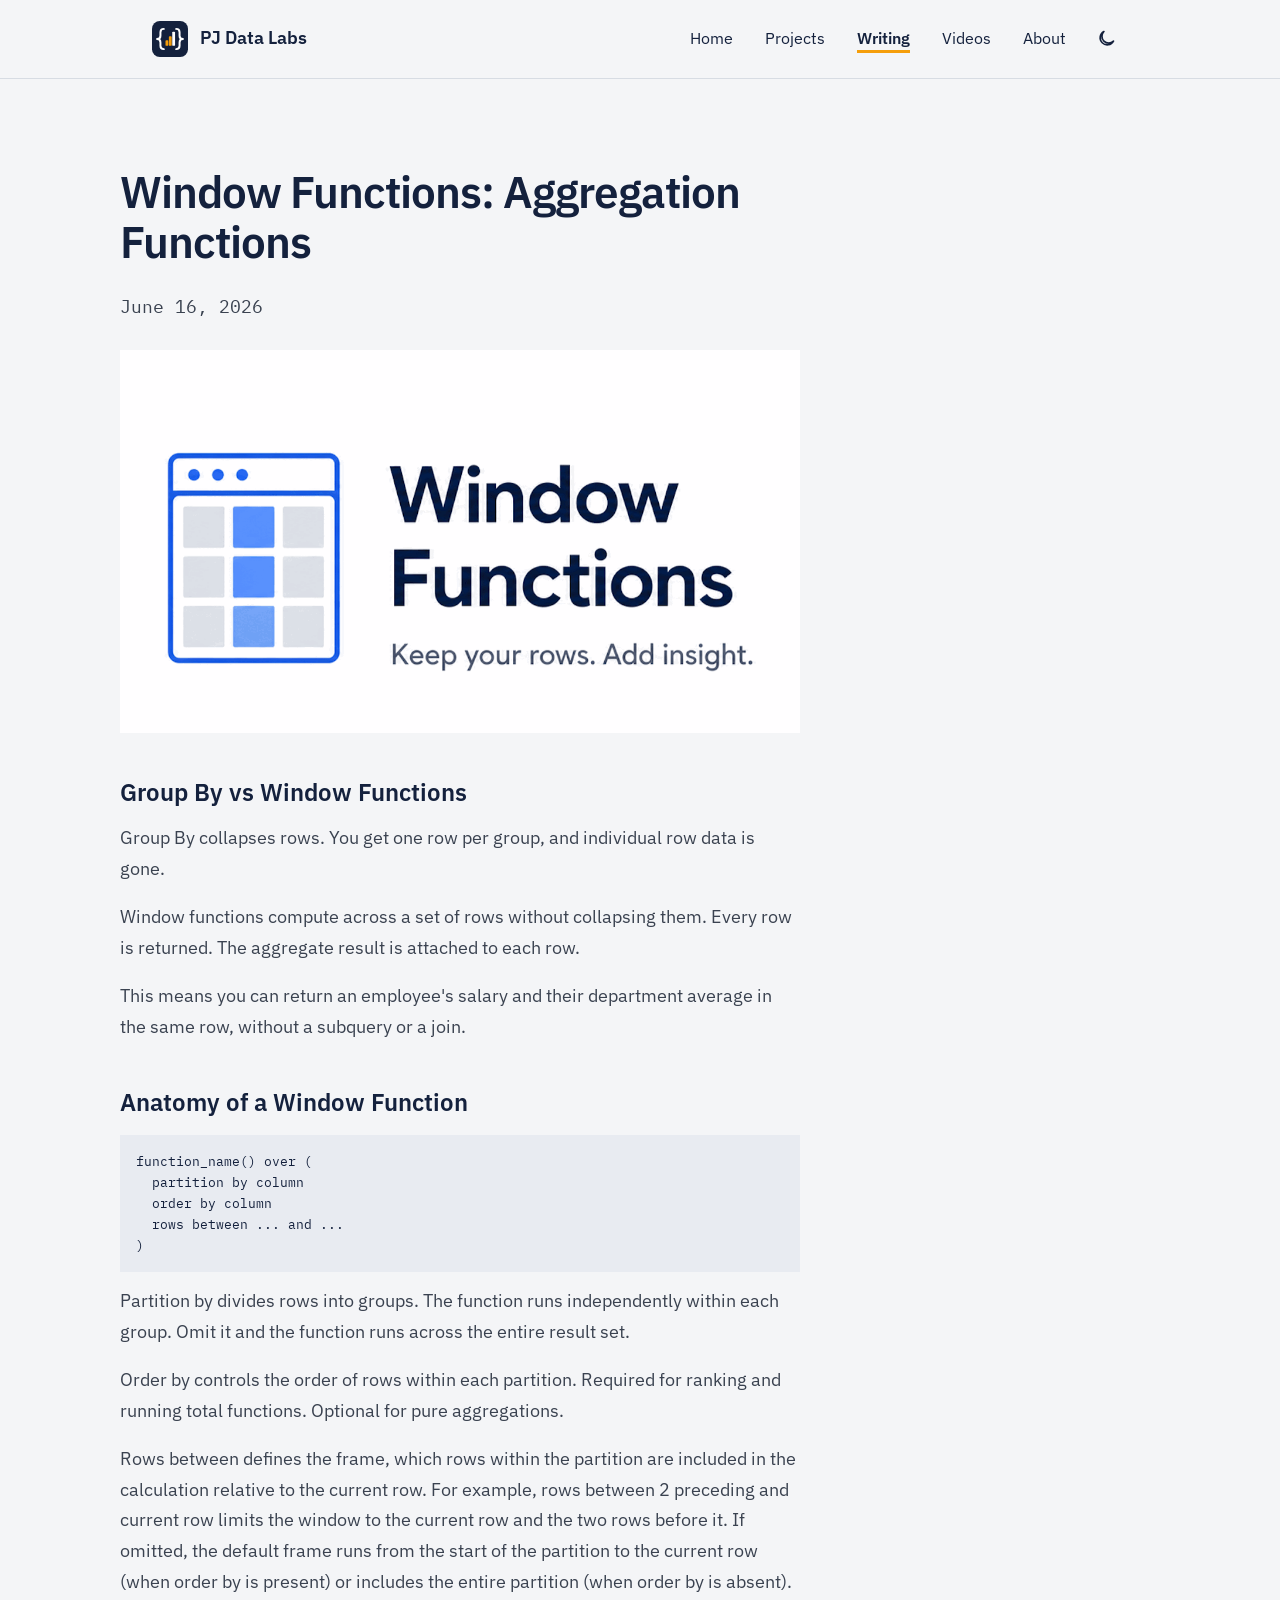
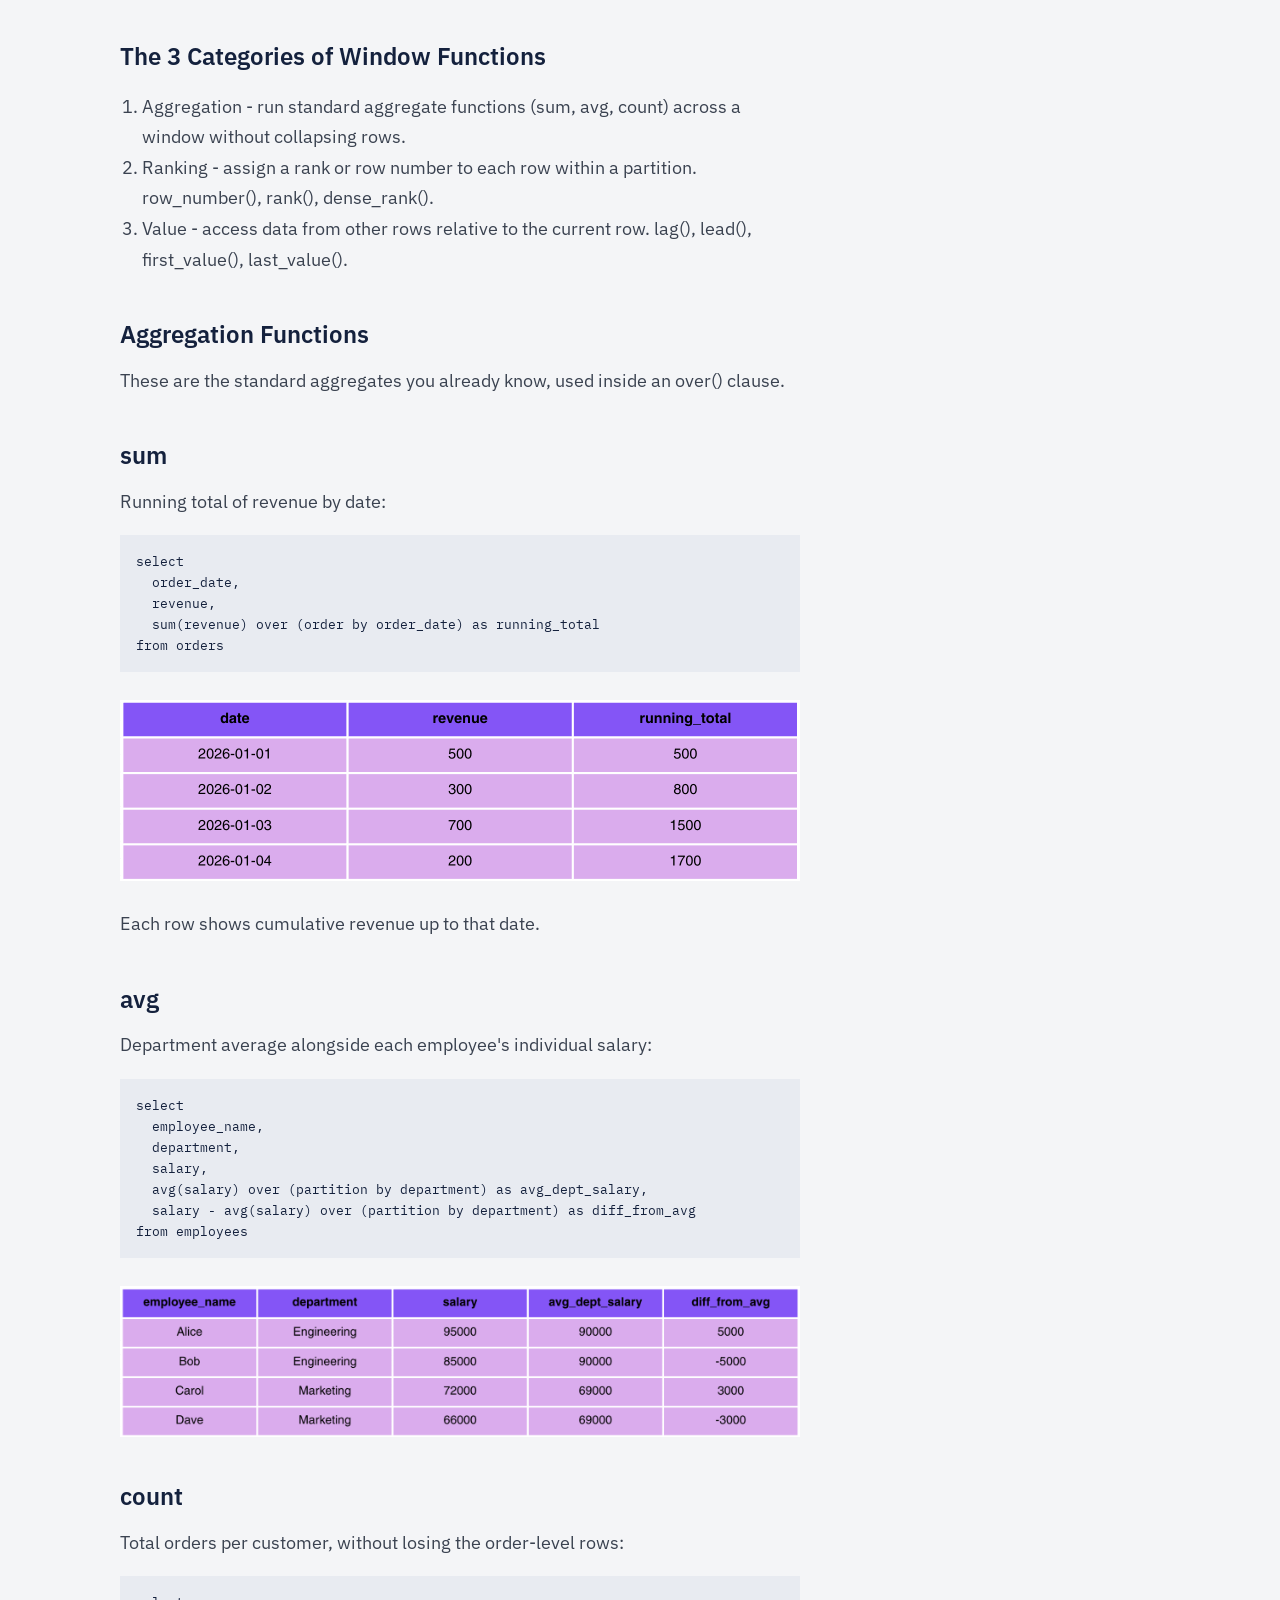
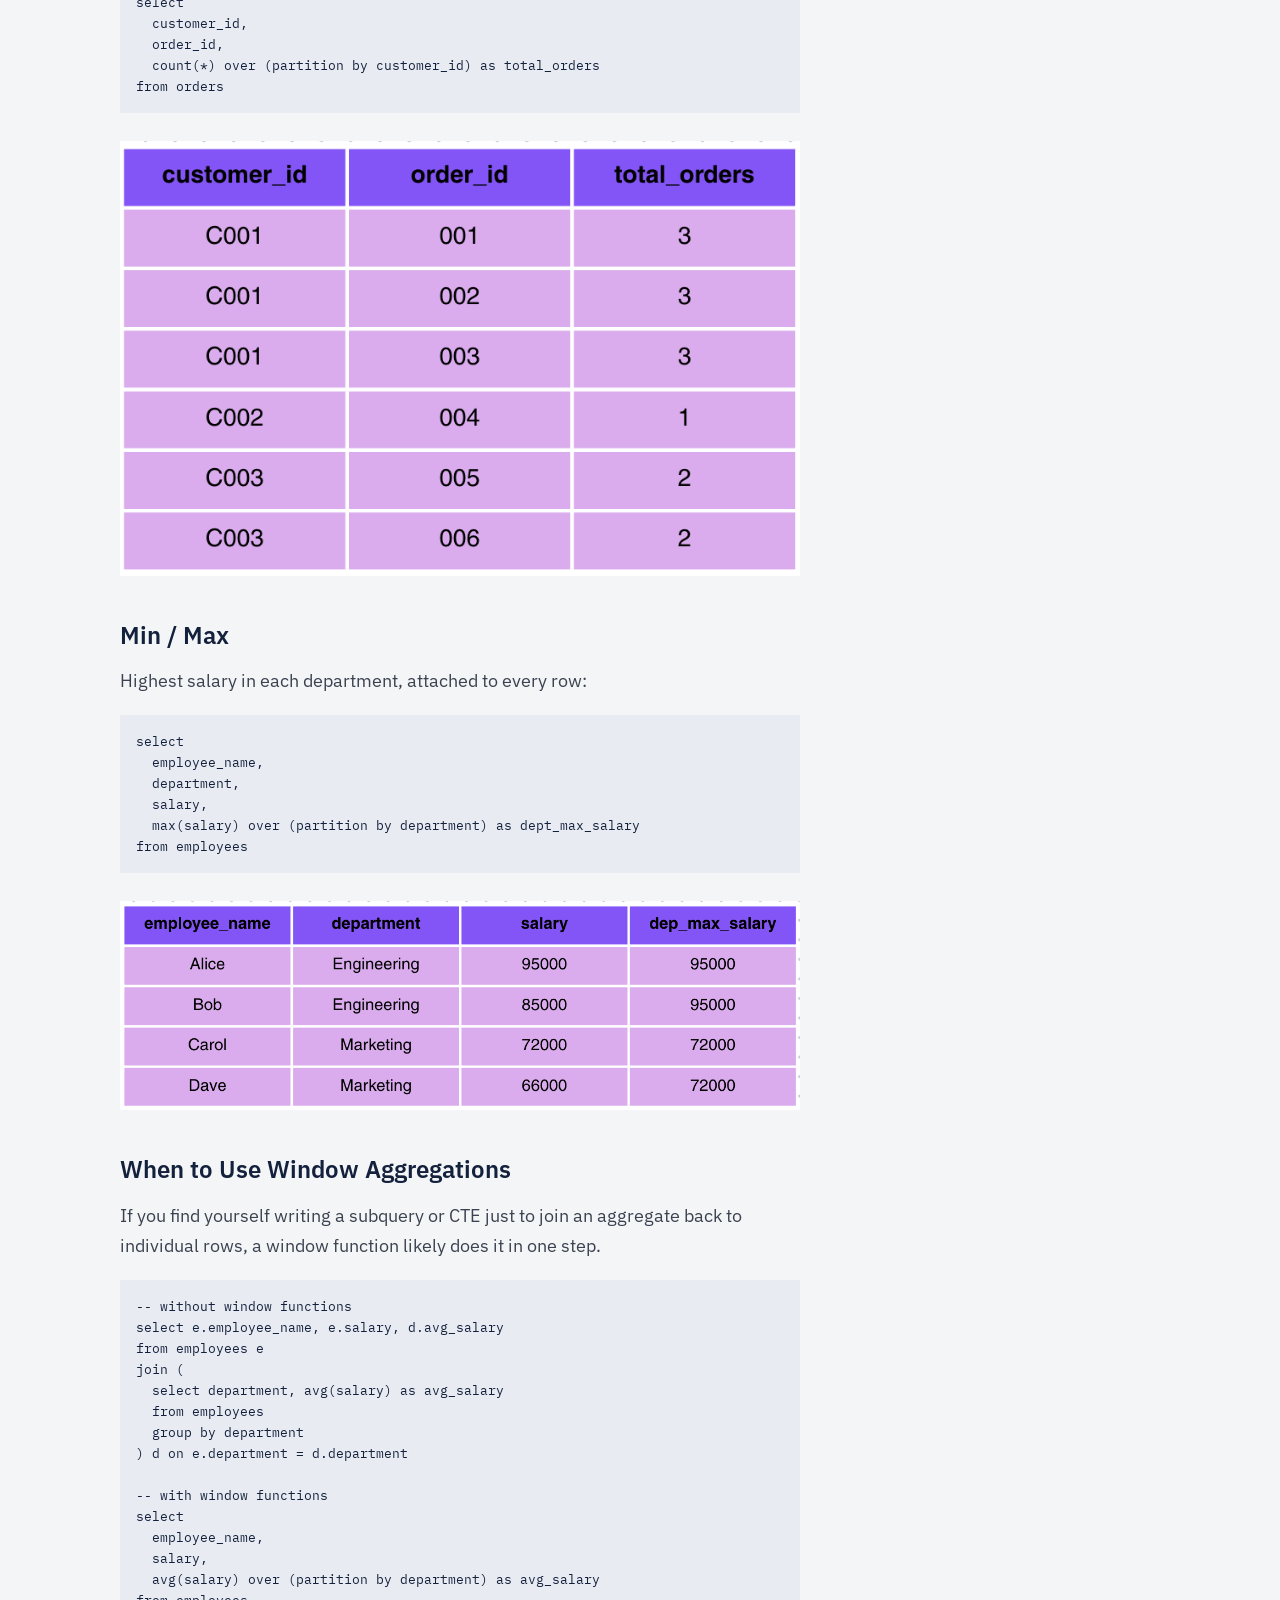
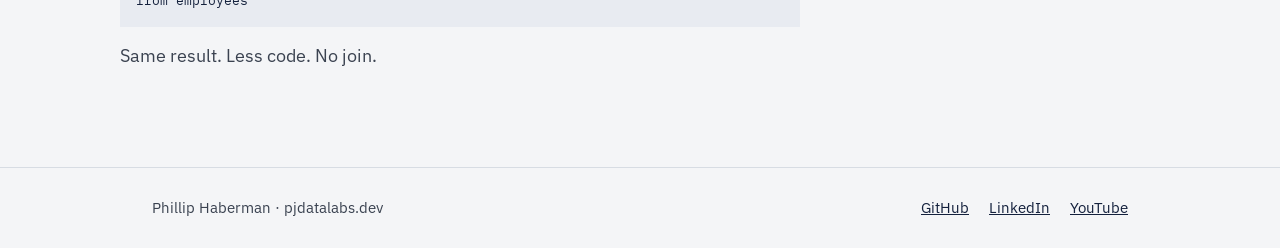
<file: posts/window-functions-aggregation.html>
<!DOCTYPE html>
<html lang="en">
<head>
  <meta charset="utf-8">
  <meta name="viewport" content="width=device-width, initial-scale=1">
  <title>Window Functions: Aggregation Functions | PJ Data Labs</title>
  <meta name="description" content="Window functions compute across a set of rows without collapsing them. Sum, avg, count, min, and max inside over().">
  <link rel="icon" href="../img/logo.svg" type="image/svg+xml">
  <link rel="preconnect" href="https://fonts.googleapis.com">
  <link rel="preconnect" href="https://fonts.gstatic.com" crossorigin>
  <link rel="stylesheet" href="https://fonts.googleapis.com/css2?family=IBM+Plex+Mono:wght@400;500&family=IBM+Plex+Sans:wght@400;500;600;700&display=swap">
  <link rel="stylesheet" href="../css/style.css">
  <script src="../js/theme.js"></script>
</head>
<body>

  <header class="site-header">
    <div class="container">
      <a class="brand" href="../index.html">
        <img src="../img/logo.svg" alt="" width="36" height="36">
        PJ Data Labs
      </a>
      <div class="header-tools">
      <nav class="nav" aria-label="Main">
        <a href="../index.html">Home</a>
        <a href="../projects.html">Projects</a>
        <a href="../writing.html" aria-current="page">Writing</a>
        <a href="../videos.html">Videos</a>
        <a href="../about.html">About</a>
      </nav>
      <button class="theme-toggle" type="button" aria-label="Switch to dark mode">
        <svg class="icon-moon" viewBox="0 0 24 24" aria-hidden="true" fill="none" stroke="currentColor" stroke-width="2" stroke-linecap="round" stroke-linejoin="round"><path d="M21 14.5A8.5 8.5 0 1 1 9.5 3 7 7 0 0 0 21 14.5z"/></svg>
        <svg class="icon-sun" viewBox="0 0 24 24" aria-hidden="true" fill="none" stroke="currentColor" stroke-width="2" stroke-linecap="round"><circle cx="12" cy="12" r="4"/><path d="M12 2v2M12 20v2M4.9 4.9l1.4 1.4M17.7 17.7l1.4 1.4M2 12h2M20 12h2M4.9 19.1l1.4-1.4M17.7 6.3l1.4-1.4"/></svg>
      </button>
      </div>
    </div>
  </header>

  <main>
    <article class="page container">
      <div class="post">
        <h1>Window Functions: Aggregation Functions</h1>
        <p class="post-meta"><time datetime="2026-06-16">June 16, 2026</time></p>

        <img src="../img/window-functions-aggregation-cover.png" alt="Window functions: keep your rows, add insight.">

        <h2>Group By vs Window Functions</h2>
        <p>Group By collapses rows. You get one row per group, and individual row data is gone.</p>
        <p>Window functions compute across a set of rows without collapsing them. Every row is returned. The aggregate result is attached to each row.</p>
        <p>This means you can return an employee's salary and their department average in the same row, without a subquery or a join.</p>

        <h2>Anatomy of a Window Function</h2>
        <pre><code>function_name() over (
  partition by column
  order by column
  rows between ... and ...
)</code></pre>
        <p>Partition by divides rows into groups. The function runs independently within each group. Omit it and the function runs across the entire result set.</p>
        <p>Order by controls the order of rows within each partition. Required for ranking and running total functions. Optional for pure aggregations.</p>
        <p>Rows between defines the frame, which rows within the partition are included in the calculation relative to the current row. For example, rows between 2 preceding and current row limits the window to the current row and the two rows before it. If omitted, the default frame runs from the start of the partition to the current row (when order by is present) or includes the entire partition (when order by is absent).</p>

        <h2>The 3 Categories of Window Functions</h2>
        <ol>
          <li>Aggregation - run standard aggregate functions (sum, avg, count) across a window without collapsing rows.</li>
          <li>Ranking - assign a rank or row number to each row within a partition. row_number(), rank(), dense_rank().</li>
          <li>Value - access data from other rows relative to the current row. lag(), lead(), first_value(), last_value().</li>
        </ol>

        <h2>Aggregation Functions</h2>
        <p>These are the standard aggregates you already know, used inside an over() clause.</p>

        <h2>sum</h2>
        <p>Running total of revenue by date:</p>
        <pre><code>select
  order_date,
  revenue,
  sum(revenue) over (order by order_date) as running_total
from orders</code></pre>
        <img src="../img/window-functions-aggregation-running-total.png" alt="A table of daily revenue with a running total: 500, 800, 1500, 1700.">
        <p>Each row shows cumulative revenue up to that date.</p>

        <h2>avg</h2>
        <p>Department average alongside each employee's individual salary:</p>
        <pre><code>select
  employee_name,
  department,
  salary,
  avg(salary) over (partition by department) as avg_dept_salary,
  salary - avg(salary) over (partition by department) as diff_from_avg
from employees</code></pre>
        <img src="../img/window-functions-aggregation-avg.png" alt="Employees with department average salary and the difference from that average.">

        <h2>count</h2>
        <p>Total orders per customer, without losing the order-level rows:</p>
        <pre><code>select
  customer_id,
  order_id,
  count(*) over (partition by customer_id) as total_orders
from orders</code></pre>
        <img src="../img/window-functions-aggregation-count.png" alt="Each order row includes that customer's total order count.">

        <h2>Min / Max</h2>
        <p>Highest salary in each department, attached to every row:</p>
        <pre><code>select
  employee_name,
  department,
  salary,
  max(salary) over (partition by department) as dept_max_salary
from employees</code></pre>
        <img src="../img/window-functions-aggregation-max.png" alt="Each employee row includes the highest salary in their department.">

        <h2>When to Use Window Aggregations</h2>
        <p>If you find yourself writing a subquery or CTE just to join an aggregate back to individual rows, a window function likely does it in one step.</p>
        <pre><code>-- without window functions
select e.employee_name, e.salary, d.avg_salary
from employees e
join (
  select department, avg(salary) as avg_salary
  from employees
  group by department
) d on e.department = d.department

-- with window functions
select
  employee_name,
  salary,
  avg(salary) over (partition by department) as avg_salary
from employees</code></pre>
        <p>Same result. Less code. No join.</p>
      </div>
    </article>
  </main>

  <footer class="site-footer">
    <div class="container">
      <span>Phillip Haberman · pjdatalabs.dev</span>
      <ul>
        <li><a href="https://github.com/phaberman" target="_blank" rel="noopener noreferrer">GitHub</a></li>
        <li><a href="https://www.linkedin.com/in/phillip-haberman/" target="_blank" rel="noopener noreferrer">LinkedIn</a></li>
        <li><a href="https://www.youtube.com/@pj_data_labs" target="_blank" rel="noopener noreferrer">YouTube</a></li>
      </ul>
    </div>
  </footer>

</body>
</html>
</file>
<file: css/style.css>
/* Colors and fonts live here once. Change them here and every page updates. */
:root {
  --navy: #14213D;
  --amber: #F59E0B;
  --bg: #F4F5F7;
  --text: #3A4250;
  --muted: #5B6472;
  --rule: #D7DCE3;
  --placeholder: #E3E6EB;
  --code: #E8EBF1;
  --font-sans: "IBM Plex Sans", sans-serif;
  --font-mono: "IBM Plex Mono", monospace;
  color-scheme: light;
}

[data-theme="dark"] {
  --navy: #E8EAF0;
  --bg: #12141A;
  --text: #C5CAD3;
  --muted: #9AA3B2;
  --rule: #2C3340;
  --placeholder: #1C212B;
  --code: #1C212B;
  color-scheme: dark;
}

/* Make width include padding, so layouts do what you expect. */
*, *::before, *::after { box-sizing: border-box; }

body {
  margin: 0;
  font-family: var(--font-sans);
  background: var(--bg);
  color: var(--navy);
  line-height: 1.6;
}

a { color: var(--navy); }
a:hover { color: var(--muted); }
img { max-width: 100%; height: auto; display: block; }

/* Centers content and caps its width on wide screens. */
.container { max-width: 1040px; margin: 0 auto; padding: 0 32px; }

/* Header and navigation */
.site-header { border-bottom: 1px solid var(--rule); }
.site-header .container {
  display: flex; flex-wrap: wrap; align-items: center;
  justify-content: space-between; gap: 12px;
  padding-top: 14px; padding-bottom: 14px;
}
.brand {
  display: flex; align-items: center; gap: 12px;
  text-decoration: none; font-size: 18px; font-weight: 600;
}
.header-tools { display: flex; align-items: center; gap: 4px; margin-left: auto; }
.nav { display: flex; flex-wrap: wrap; gap: 4px; }
.theme-toggle {
  width: 44px; height: 44px; padding: 0; border: 0; background: none;
  color: var(--navy); cursor: pointer; display: grid; place-items: center;
}
.theme-toggle svg { width: 20px; height: 20px; }
.theme-toggle .icon-sun { display: none; }
[data-theme="dark"] .theme-toggle .icon-moon { display: none; }
[data-theme="dark"] .theme-toggle .icon-sun { display: block; }
[data-theme="dark"] .brand img { box-shadow: 0 0 0 1px var(--rule); border-radius: 8px; }
.nav a { padding: 12px 14px; text-decoration: none; }
.nav a[aria-current="page"] {
  font-weight: 600; text-decoration: underline;
  text-decoration-color: var(--amber);
  text-decoration-thickness: 3px; text-underline-offset: 6px;
}

/* Text */
h1 { font-size: 44px; line-height: 1.15; letter-spacing: -1px; font-weight: 600; margin: 0 0 24px; }
h2 { font-size: 24px; font-weight: 600; margin: 0 0 12px; }
.lead { font-size: 19px; color: var(--text); max-width: 620px; margin: 0 0 28px; }
.label { font-family: var(--font-mono); font-size: 14px; color: var(--muted); margin: 0 0 10px; }

/* The amber-underlined link style used for calls to action */
.link-accent {
  font-weight: 600; text-decoration: underline;
  text-decoration-color: var(--amber);
  text-decoration-thickness: 3px; text-underline-offset: 5px;
}

/* Page sections */
.hero { padding: 96px 0 72px; }
.hero h1 { max-width: 760px; }
.section { border-top: 2px solid var(--navy); padding-top: 28px; margin-bottom: 72px; }

/* Project block: text on one side, screenshot on the other, stacks on phones */
.project { display: flex; flex-wrap: wrap; gap: 48px; }
.project > * { flex: 1 1 400px; min-width: 0; }
.placeholder {
  background: var(--placeholder); min-height: 280px;
  display: flex; align-items: center; justify-content: center;
  font-family: var(--font-mono); font-size: 14px; color: var(--muted);
}

/* Writing list */
.post-list { list-style: none; padding: 0; margin: 0; counter-reset: posts; }
.post-list li { counter-increment: posts; }
.post-list a {
  display: flex; align-items: baseline; gap: 16px;
  padding: 14px 0; border-bottom: 1px solid var(--rule);
  text-decoration: none; font-size: 18px;
}
.post-list a::before {
  content: counter(posts, decimal-leading-zero);
  font-family: var(--font-mono); font-size: 14px; color: var(--muted);
}
.post-list a span { flex: 1; }
.post-list time { font-family: var(--font-mono); font-size: 14px; color: var(--muted); margin-left: auto; }

/* Footer */
.site-footer { border-top: 1px solid var(--rule); margin-top: 96px; }
.site-footer .container {
  display: flex; flex-wrap: wrap; justify-content: space-between; gap: 16px;
  padding-top: 28px; padding-bottom: 28px; font-size: 15px; color: var(--text);
}
.site-footer ul { list-style: none; display: flex; flex-wrap: wrap; gap: 20px; margin: 0; padding: 0; }

/* Inner pages (Projects, About) */
.page { padding: 88px 0 0; }
.actions { display: flex; flex-wrap: wrap; gap: 24px; margin: 0 0 48px; font-size: 17px; }
.placeholder.tall { min-height: 360px; }
.caption { font-size: 14px; color: var(--muted); margin: 12px 0 56px; }

/* Main text on the left, small sidebar on the right; stacks on phones */
.columns { display: flex; flex-wrap: wrap; gap: 56px; }
.columns > .main { flex: 2 1 460px; min-width: 0; }
.columns > aside { flex: 1 1 260px; min-width: 0; }

/* Long-form text */
.prose p { font-size: 17px; line-height: 1.7; color: var(--text); margin: 0 0 16px; }
.prose h2 { margin-top: 40px; }
.prose h2:first-child { margin-top: 0; }

/* Label/value list, used for the tech stack */
.stack { display: grid; grid-template-columns: auto 1fr; gap: 10px 20px; margin: 0; }
.stack dt { color: var(--muted); }
.stack dd { margin: 0; font-family: var(--font-mono); font-size: 15px; }

/* About page sidebar */
.placeholder.portrait, img.portrait { aspect-ratio: 4 / 5; min-height: 0; margin-bottom: 28px; object-fit: cover; object-position: center 20%; width: 100%; }
.contact { list-style: none; margin: 0; padding: 0; font-size: 17px; }
.contact li { margin: 0 0 8px; }
.contact li:first-child { margin-bottom: 14px; }

/* Writing */
.post { max-width: 680px; }
.post-meta { font-family: var(--font-mono); font-size: 14px; color: var(--muted); margin: 0 0 28px; }
.post h2 { margin-top: 40px; }
.post p, .post li { font-size: 18px; line-height: 1.7; color: var(--text); }
.post p { margin: 0 0 18px; }
.post ul, .post ol { padding-left: 22px; }
.post img { margin: 28px 0; }
.post pre { background: var(--code); padding: 16px; overflow-x: auto; font-family: var(--font-mono); font-size: 14px; line-height: 1.5; }
.post code { font-family: var(--font-mono); font-size: 0.9em; }

/* Videos */
.video-grid {
  list-style: none; margin: 0 0 56px; padding: 0;
  display: grid; grid-template-columns: repeat(auto-fill, minmax(240px, 1fr)); gap: 28px;
}
.video-play {
  display: block; width: 100%; padding: 0; border: 0;
  margin: 0 0 12px; background: var(--placeholder); cursor: pointer;
}
.video-play img, .video-card iframe {
  width: 100%; aspect-ratio: 16 / 9; object-fit: cover;
  border: 0; margin: 0; display: block; background: var(--placeholder);
}
.video-card iframe { margin: 0 0 12px; }
.video-card h3 { font-size: 18px; line-height: 1.35; font-weight: 600; margin: 0 0 6px; }
.video-card h3 a { text-decoration: none; }
.video-card h3 a:hover {
  text-decoration: underline; text-decoration-color: var(--amber);
  text-decoration-thickness: 3px; text-underline-offset: 4px;
}
.video-card p { font-size: 15px; color: var(--muted); margin: 0; }

/* Real screenshots */
.screenshot { width: 100%; height: auto; border: 1px solid var(--rule); }


/* Smaller screens */
@media (max-width: 600px) {
  .container { padding: 0 20px; }
  h1 { font-size: 30px; }
  .hero { padding: 48px 0 40px; }
}
</file>
